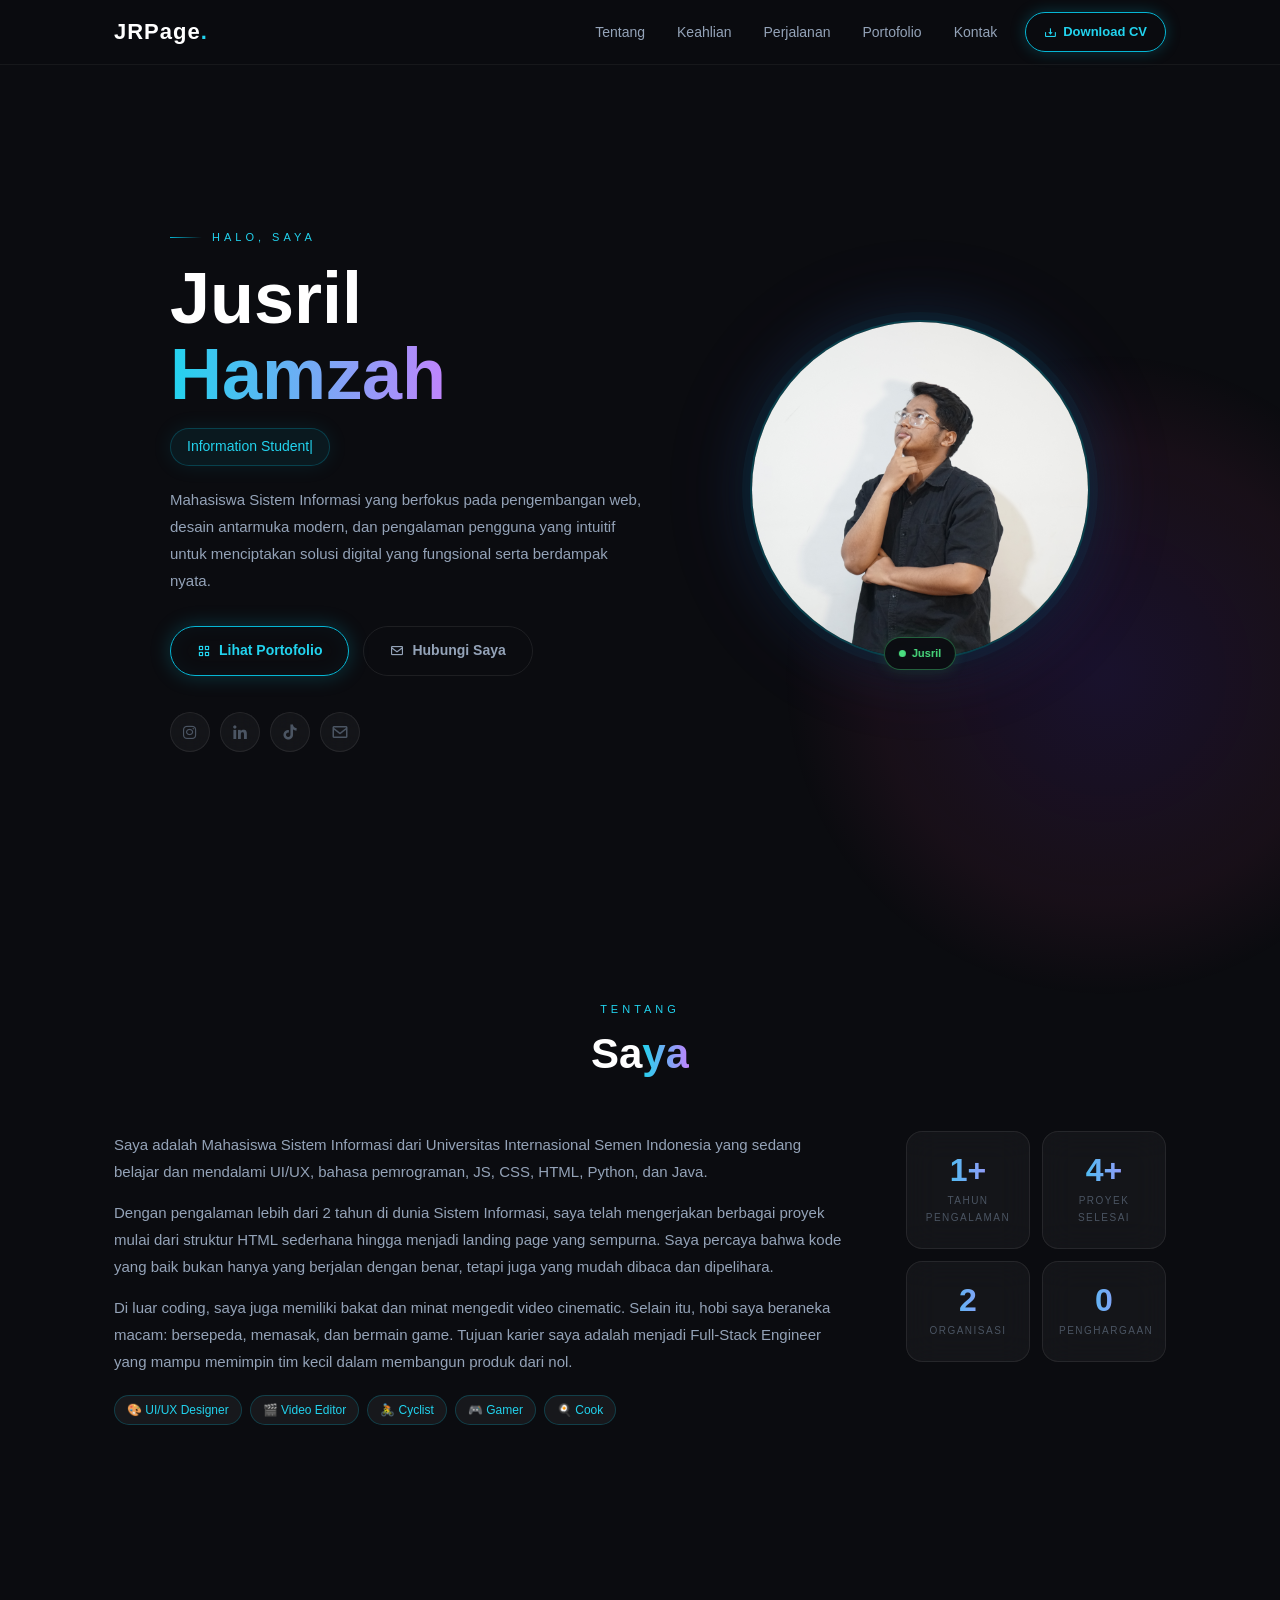
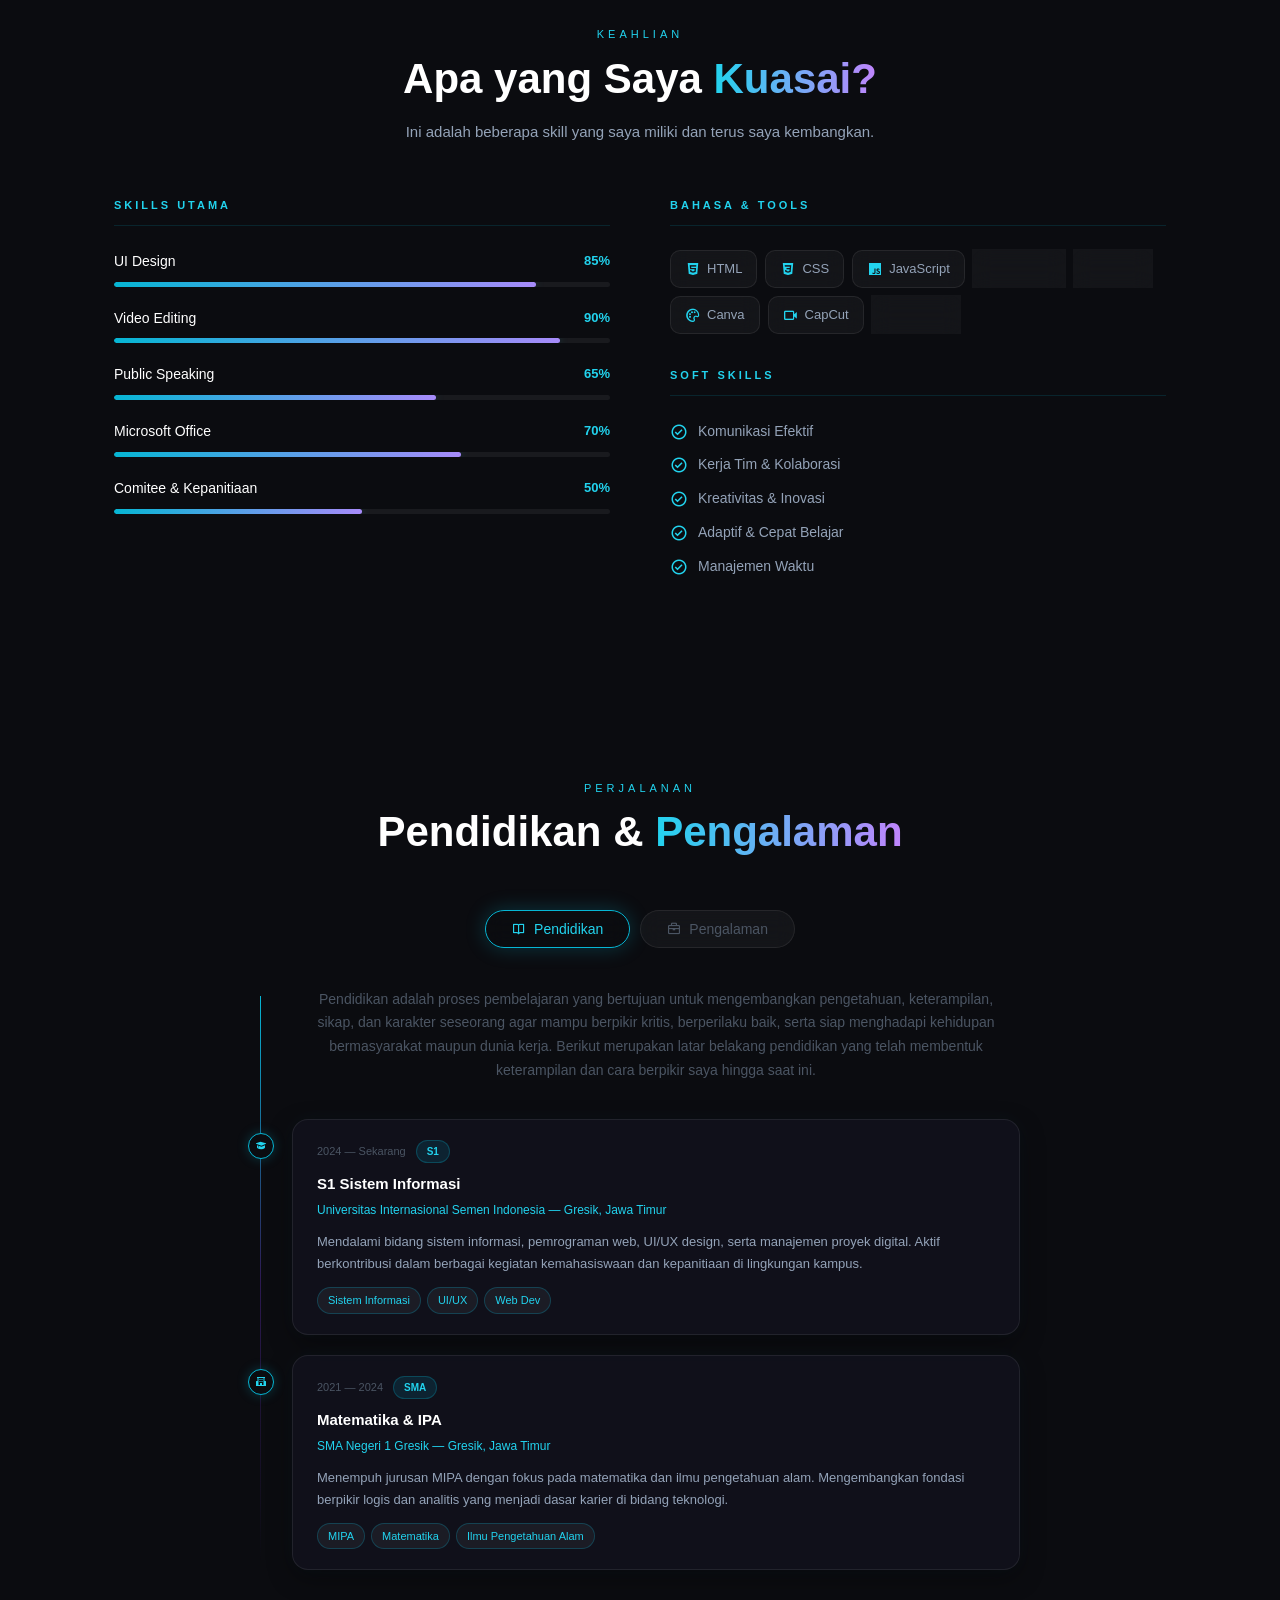
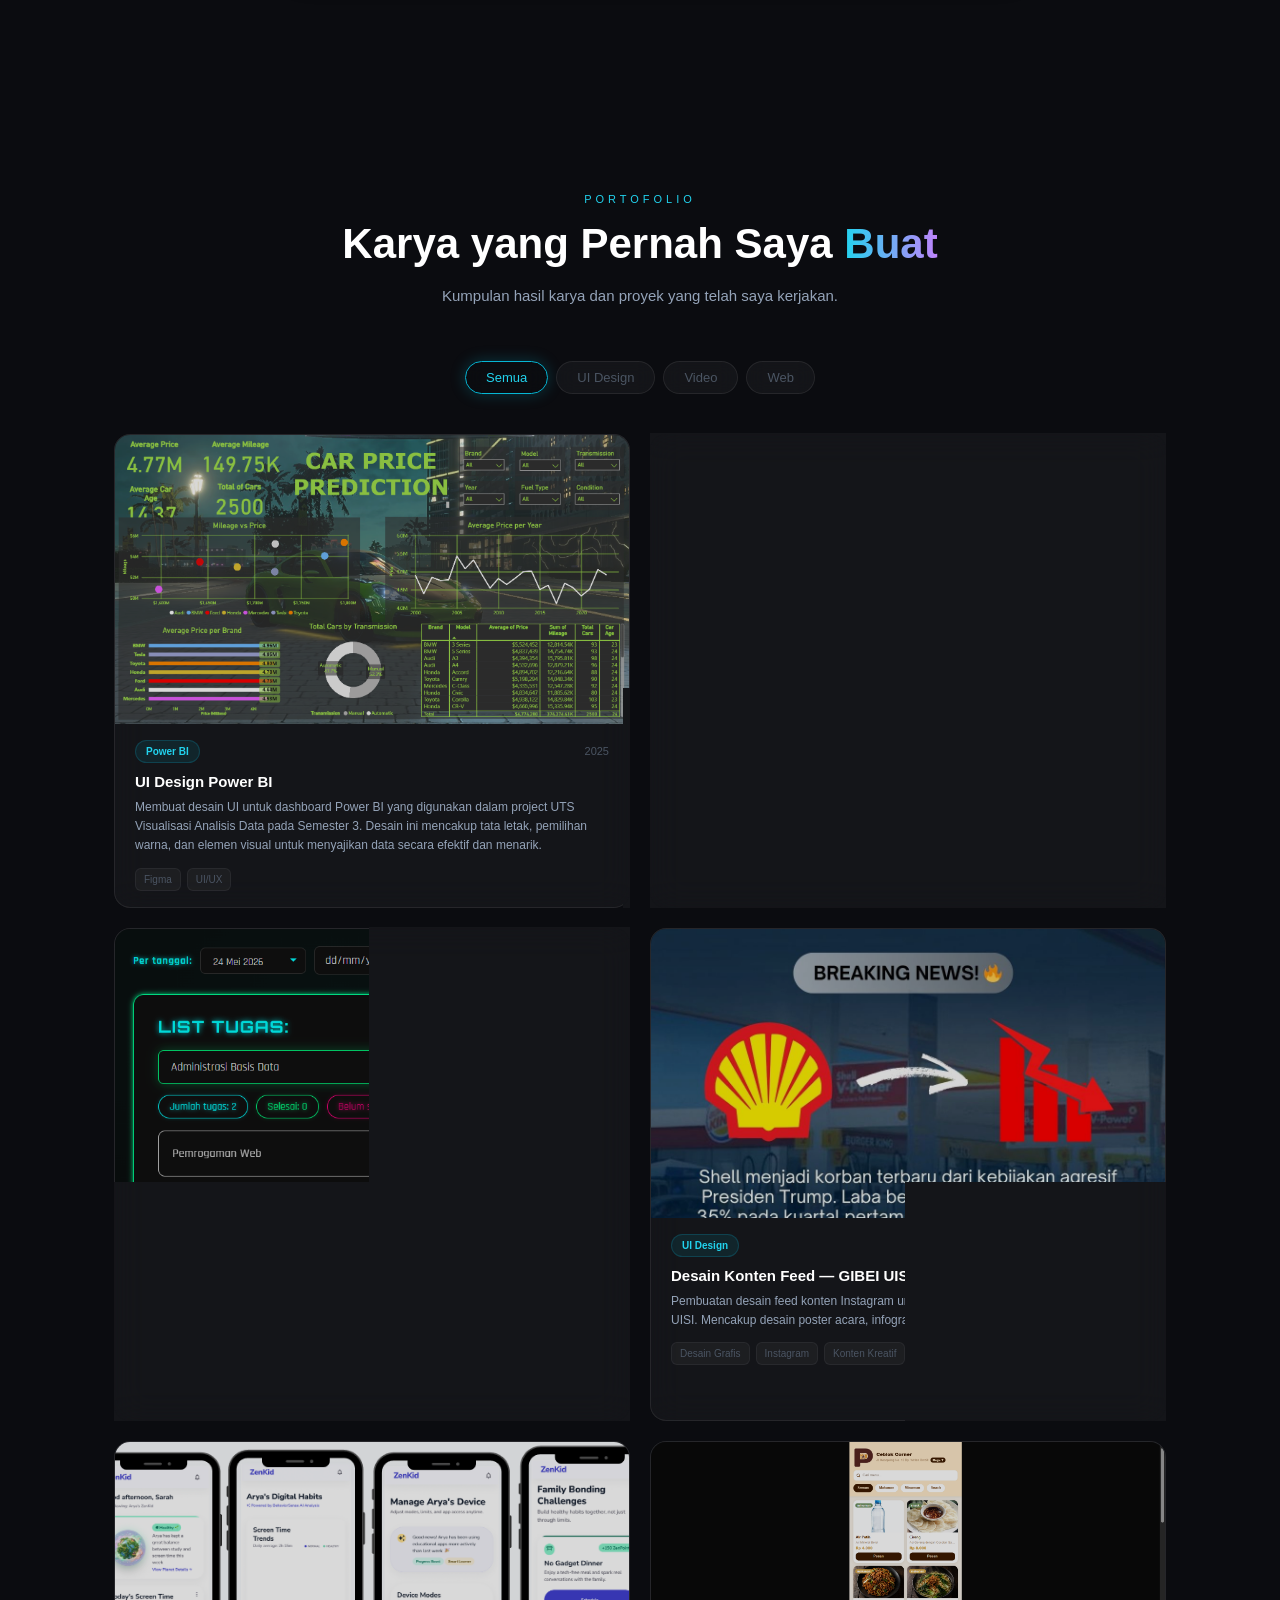
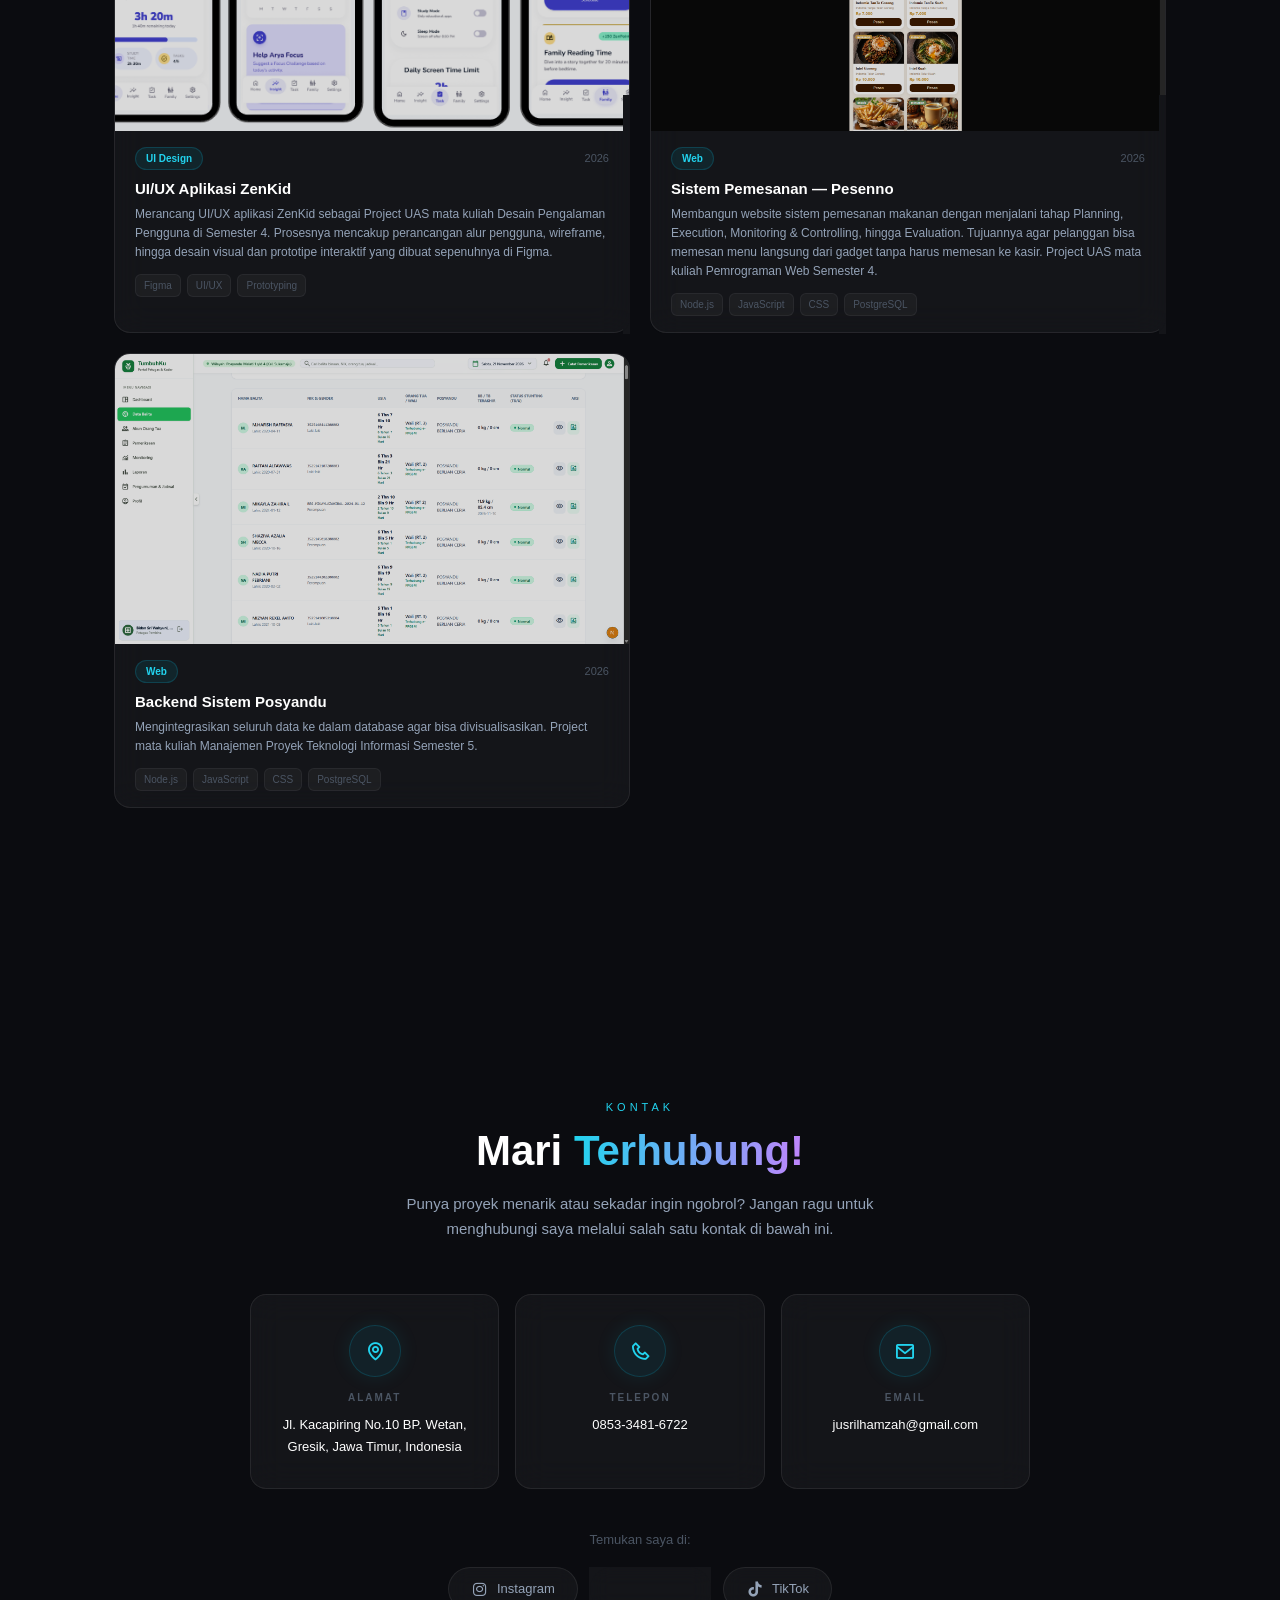
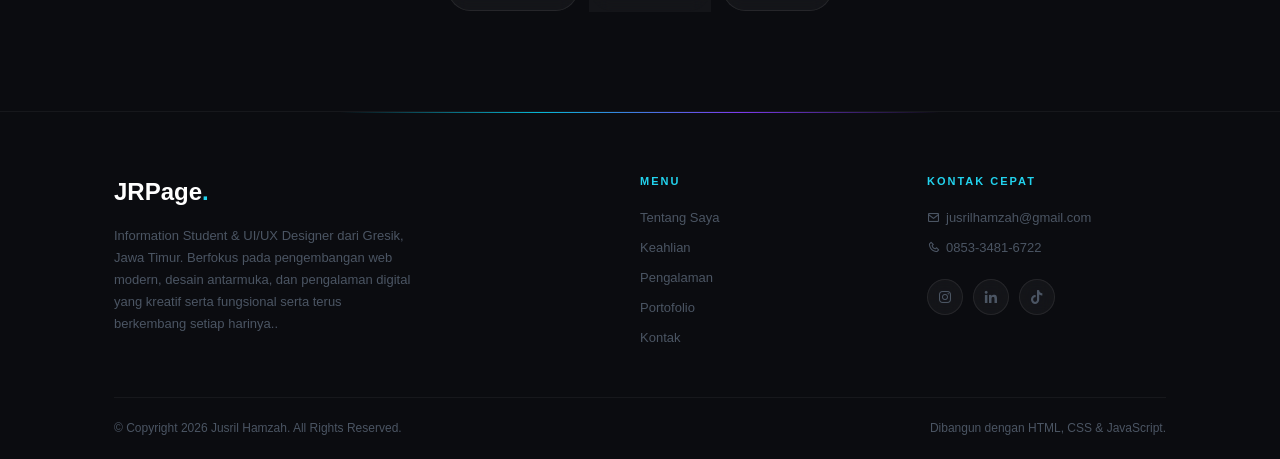
<file: index.html>
<!DOCTYPE html>
<html lang="id">
<head>
  <meta charset="UTF-8" />
  <meta name="viewport" content="width=device-width, initial-scale=1.0" />
  <meta name="description" content="Portofolio CV - Jusril Hamzah | Information Student & UI/UX Designer" />
  <title>Jusril Hamzah — Information Student &amp; UI/UX Designer</title>

  <!-- Google Fonts -->
  <link rel="preconnect" href="https://fonts.googleapis.com" />
  <link rel="preconnect" href="https://fonts.gstatic.com" crossorigin />
  <link
    href="https://fonts.googleapis.com/css2?family=Syne:wght@400;600;700;800&family=DM+Sans:ital,wght@0,300;0,400;0,500;1,300&display=swap"
    rel="stylesheet"
  />

  <!-- Boxicons -->
  <link href="https://unpkg.com/boxicons@2.1.4/css/boxicons.min.css" rel="stylesheet" />
  
  <!-- Font Awesome -->
  <link rel="stylesheet"
    href="https://cdnjs.cloudflare.com/ajax/libs/font-awesome/6.5.1/css/all.min.css">

  <!-- CSS (akan diisi nanti) -->
  <link rel="stylesheet" href="portofolio-page.css" />
</head>

<body>

  <!-- ============================================================
       NAVBAR
  ============================================================ -->
  <header id="navbar">
    <nav class="nav-container">
      <a href="#hero" class="nav-logo">JRPage<span class="dot">.</span></a>

      <button class="nav-toggle" id="navToggle" aria-label="Buka menu navigasi" aria-expanded="false">
        <span class="hamburger-line"></span>
        <span class="hamburger-line"></span>
        <span class="hamburger-line"></span>
      </button>

      <ul class="nav-links" id="navLinks">
        <li><a href="#about"      class="nav-link">Tentang</a></li>
        <li><a href="#skills"     class="nav-link">Keahlian</a></li>
        <li><a href="#experience" class="nav-link">Perjalanan</a></li>
        <li><a href="#portfolio"  class="nav-link">Portofolio</a></li>
        <li><a href="#contact"    class="nav-link">Kontak</a></li>
        <li>
          <a href="Curiculum Vitae Jusril Hamzah (3022410049) (baru).pdf" class="nav-cta" download>
            <i class="bx bx-download"></i> Download CV
          </a>
        </li>
      </ul>
    </nav>
  </header>


  <main>

    <!-- ============================================================
         SECTION 1 — HERO
    ============================================================ -->
    <section id="hero" class="section-hero">
      <div class="hero-content">

        <div class="hero-text">
          <p class="hero-eyebrow">Halo, saya</p>
          <h1 class="hero-name">Jusril <br /><span class="highlight">Hamzah</span></h1>
          <p class="hero-tagline">Information Student</p>
          <p class="hero-description">
            Mahasiswa Sistem Informasi yang berfokus pada pengembangan web, desain antarmuka modern, 
            dan pengalaman pengguna yang intuitif untuk menciptakan 
            solusi digital yang fungsional serta berdampak nyata.
          </p>

          <div class="hero-actions">
            <a href="#portfolio" class="btn btn-primary">
              <i class="bx bx-grid-alt"></i> Lihat Portofolio
            </a>
            <a href="#contact" class="btn btn-secondary">
              <i class="bx bx-envelope"></i> Hubungi Saya
            </a>
          </div>

          <div class="hero-social">
            <a href="https://instagram.com/justreal_46" target="_blank" rel="noopener noreferrer" aria-label="Instagram">
              <i class="bx bxl-instagram"></i>
            </a>
            <a href="https://www.linkedin.com/in/Jusril Hamzah" target="_blank" rel="noopener noreferrer" aria-label="LinkedIn">
              <i class="bx bxl-linkedin"></i>
            </a>
            <a href="https://tiktok.com/@rilllontiktok" target="_blank" rel="noopener noreferrer" aria-label="TikTok">
              <i class="bx bxl-tiktok"></i>
            </a>
            <a href="mailto:jusrilhamzah@gmail.com" aria-label="Email">
              <i class="bx bx-envelope"></i>
            </a>
          </div>
        </div>

        <div class="hero-image-wrapper">
          <div class="hero-image-frame">
            <!-- Ganti src dengan foto asli kamu -->
            <img
              src="DSC09480.JPG"
              alt="Foto profil Jusril Hamzah"
              class="hero-photo"
              width="400"
              height="400"
            />
          </div>
          <div class="hero-badge">
            <span class="badge-dot"></span>
            <span>Jusril</span>
          </div>
        </div>

      </div>
    </section>


    <!-- ============================================================
         SECTION 2 — TENTANG SAYA
    ============================================================ -->
    <section id="about" class="section-about">
      <div class="container">

        <div class="section-header">
          <p class="section-label">Tentang</p>
          <h2 class="section-title">Sa<span class="highlight">ya</span></h2>
        </div>

        <div class="about-grid">

          <div class="about-text">
            <p class="about-lead">
              Saya adalah Mahasiswa Sistem Informasi dari Universitas Internasional
              Semen Indonesia yang sedang belajar dan mendalami UI/UX, bahasa
              pemrograman, JS, CSS, HTML, Python, dan Java.
            </p>
            <p>
              Dengan pengalaman lebih dari 2 tahun di dunia Sistem Informasi, saya
              telah mengerjakan berbagai proyek mulai dari struktur HTML sederhana
              hingga menjadi landing page yang sempurna. Saya percaya bahwa kode yang
              baik bukan hanya yang berjalan dengan benar, tetapi juga yang mudah
              dibaca dan dipelihara.
            </p>
            <p>
              Di luar coding, saya juga memiliki bakat dan minat mengedit video
              cinematic. Selain itu, hobi saya beraneka macam: bersepeda, memasak,
              dan bermain game. Tujuan karier saya adalah menjadi Full-Stack Engineer
              yang mampu memimpin tim kecil dalam membangun produk dari nol.
            </p>

            <div class="about-tags">
              <span class="tag">🎨 UI/UX Designer</span>
              <span class="tag">🎬 Video Editor</span>
              <span class="tag">🚴 Cyclist</span>
              <span class="tag">🎮 Gamer</span>
              <span class="tag">🍳 Cook</span>
            </div>
          </div>

          <div class="about-stats">
            <div class="stat-card">
              <span class="stat-number">2+</span>
              <span class="stat-label">Tahun Pengalaman</span>
            </div>
            <div class="stat-card">
              <span class="stat-number">5+</span>
              <span class="stat-label">Proyek Selesai</span>
            </div>
            <div class="stat-card">
              <span class="stat-number">3</span>
              <span class="stat-label">Organisasi</span>
            </div>
            <div class="stat-card">
              <span class="stat-number">1</span>
              <span class="stat-label">Penghargaan</span>
            </div>
          </div>

        </div>
      </div>
    </section>


    <!-- ============================================================
         SECTION 3 — KEAHLIAN
    ============================================================ -->
    <section id="skills" class="section-skills">
      <div class="container">

        <div class="section-header">
          <p class="section-label">Keahlian</p>
          <h2 class="section-title">Apa yang Saya <span class="highlight">Kuasai?</span></h2>
          <p class="section-subtitle">Ini adalah beberapa skill yang saya miliki dan terus saya kembangkan.</p>
        </div>

        <div class="skills-grid">

          <!-- Kolom 1: Skills dengan progress bar -->
          <div class="skills-column">
            <h3 class="skills-category">Skills Utama</h3>

            <div class="skill-item">
              <div class="skill-info">
                <span class="skill-name">UI Design</span>
                <span class="skill-percent">80%</span>
              </div>
              <div class="skill-bar">
                <div class="skill-bar-fill" data-width="85" role="progressbar" aria-valuenow="70" aria-valuemin="0" aria-valuemax="100"></div>
              </div>
            </div>

            <div class="skill-item">
              <div class="skill-info">
                <span class="skill-name">Video Editing</span>
                <span class="skill-percent">90%</span>
              </div>
              <div class="skill-bar">
                <div class="skill-bar-fill" data-width="90%" role="progressbar" aria-valuenow="90" aria-valuemin="0" aria-valuemax="100"></div>
              </div>
            </div>

            <div class="skill-item">
              <div class="skill-info">
                <span class="skill-name">Public Speaking</span>
                <span class="skill-percent">65%</span>
              </div>
              <div class="skill-bar">
                <div class="skill-bar-fill" data-width="65" role="progressbar" aria-valuenow="65" aria-valuemin="0" aria-valuemax="100"></div>
              </div>
            </div>

            <div class="skill-item">
              <div class="skill-info">
                <span class="skill-name">Microsoft Office</span>
                <span class="skill-percent">70%</span>
              </div>
              <div class="skill-bar">
                <div class="skill-bar-fill" data-width="70" role="progressbar" aria-valuenow="70" aria-valuemin="0" aria-valuemax="100"></div>
              </div>
            </div>

            <div class="skill-item">
              <div class="skill-info">
                <span class="skill-name">Comitee &amp; Kepanitiaan</span>
                <span class="skill-percent">50%</span>
              </div>
              <div class="skill-bar">
                <div class="skill-bar-fill" data-width="50" role="progressbar" aria-valuenow="50" aria-valuemin="0" aria-valuemax="100"></div>
              </div>
            </div>

          </div><!-- /skills-column -->

          <!-- Kolom 2: Tools & Bahasa Pemrograman -->
          <div class="skills-column">
            <h3 class="skills-category">Bahasa &amp; Tools</h3>

            <div class="tools-grid">
              <div class="tool-chip">
                <i class="bx bxl-html5"></i>
                <span>HTML</span>
              </div>
              <div class="tool-chip">
                <i class="bx bxl-css3"></i>
                <span>CSS</span>
              </div>
              <div class="tool-chip">
                <i class="bx bxl-javascript"></i>
                <span>JavaScript</span>
              </div>
              <div class="tool-chip">
                <i class="bx bxl-python"></i>
                <span>Python</span>
              </div>
              <div class="tool-chip">
                <i class="bx bxl-java"></i>
                <span>Java</span>
              </div>
              <div class="tool-chip">
                <i class="bx bx-palette"></i>
                <span>Canva</span>
              </div>
              <div class="tool-chip">
                <i class="bx bx-video"></i>
                <span>CapCut</span>
              </div>
              <div class="tool-chip">
                <i class="bx bxl-tiktok"></i>
                <span>TikTok</span>
              </div>
            </div>

            <h3 class="skills-category" style="margin-top: 2rem;">Soft Skills</h3>

            <div class="soft-skills-list">
              <div class="soft-skill">
                <i class="bx bx-check-circle"></i>
                <span>Komunikasi Efektif</span>
              </div>
              <div class="soft-skill">
                <i class="bx bx-check-circle"></i>
                <span>Kerja Tim &amp; Kolaborasi</span>
              </div>
              <div class="soft-skill">
                <i class="bx bx-check-circle"></i>
                <span>Kreativitas &amp; Inovasi</span>
              </div>
              <div class="soft-skill">
                <i class="bx bx-check-circle"></i>
                <span>Adaptif &amp; Cepat Belajar</span>
              </div>
              <div class="soft-skill">
                <i class="bx bx-check-circle"></i>
                <span>Manajemen Waktu</span>
              </div>
            </div>

          </div><!-- /skills-column -->

        </div><!-- /skills-grid -->

      </div>
    </section>


    <!-- ============================================================
         SECTION 4 — PENDIDIKAN & PENGALAMAN
    ============================================================ -->
    <section id="experience" class="section-experience">
      <div class="container">

        <div class="section-header">
          <p class="section-label">Perjalanan</p>
          <h2 class="section-title">Pendidikan &amp; <span class="highlight">Pengalaman</span></h2>
        </div>

        <!-- Tab switcher -->
        <div class="timeline-tabs" role="tablist">
          <button class="tab-btn active" role="tab" aria-selected="true"  aria-controls="tab-education" id="btn-education" data-tab="education">
            <i class="bx bx-book-open"></i> Pendidikan
          </button>
          <button class="tab-btn"        role="tab" aria-selected="false" aria-controls="tab-work"      id="btn-work"      data-tab="work">
            <i class="bx bx-briefcase"></i> Pengalaman
          </button>
        </div>

        <!-- ---- PENDIDIKAN ---- -->
        <div class="timeline" id="tab-education" role="tabpanel" aria-labelledby="btn-education">

          <div class="timeline-intro">
            <p>
              Pendidikan adalah proses pembelajaran yang bertujuan untuk mengembangkan
              pengetahuan, keterampilan, sikap, dan karakter seseorang agar mampu
              berpikir kritis, berperilaku baik, serta siap menghadapi kehidupan
              bermasyarakat maupun dunia kerja. Berikut merupakan latar belakang
              pendidikan yang telah membentuk keterampilan dan cara berpikir saya
              hingga saat ini.
            </p>
          </div>

          <div class="timeline-item">
            <div class="timeline-marker">
              <i class="bx bxs-graduation"></i>
            </div>
            <div class="timeline-card">
              <div class="timeline-meta">
                <span class="timeline-period">2024 — Sekarang</span>
                <span class="timeline-badge badge-edu">S1</span>
              </div>
              <h3 class="timeline-title">S1 Sistem Informasi</h3>
              <p class="timeline-place">Universitas Internasional Semen Indonesia — Gresik, Jawa Timur</p>
              <p class="timeline-desc">
                Mendalami bidang sistem informasi, pemrograman web, UI/UX design,
                serta manajemen proyek digital. Aktif berkontribusi dalam berbagai
                kegiatan kemahasiswaan dan kepanitiaan di lingkungan kampus.
              </p>
              <div class="timeline-tags">
                <span class="tag">Sistem Informasi</span>
                <span class="tag">UI/UX</span>
                <span class="tag">Web Dev</span>
              </div>
            </div>
          </div>

          <div class="timeline-item">
            <div class="timeline-marker">
              <i class="bx bxs-school"></i>
            </div>
            <div class="timeline-card">
              <div class="timeline-meta">
                <span class="timeline-period">2021 — 2024</span>
                <span class="timeline-badge badge-edu">SMA</span>
              </div>
              <h3 class="timeline-title">Matematika &amp; IPA</h3>
              <p class="timeline-place">SMA Negeri 1 Gresik — Gresik, Jawa Timur</p>
              <p class="timeline-desc">
                Menempuh jurusan MIPA dengan fokus pada matematika dan ilmu pengetahuan alam.
                Mengembangkan fondasi berpikir logis dan analitis yang menjadi dasar
                karier di bidang teknologi.
              </p>
              <div class="timeline-tags">
                <span class="tag">MIPA</span>
                <span class="tag">Matematika</span>
                <span class="tag">Ilmu Pengetahuan Alam</span>
              </div>
            </div>
          </div>

        </div><!-- /tab-education -->

        <!-- ---- PENGALAMAN ---- -->
        <div class="timeline hidden" id="tab-work" role="tabpanel" aria-labelledby="btn-work">

          <div class="timeline-intro">
            <p>
              Berikut adalah beberapa pengalaman dan peran yang telah saya jalani,
              yang mencerminkan komitmen, keterampilan, dan semangat saya di bidang ini.
            </p>
          </div>

          <!-- WORK -->
          <div class="timeline-group-label">💼 Pengalaman</div>

          <div class="timeline-item">
            <div class="timeline-marker">
              <i class="bx bxl-tiktok"></i>
            </div>
            <div class="timeline-card">
              <div class="timeline-meta">
                <span class="timeline-period">2021 — Sekarang</span>
                <span class="timeline-badge badge-work">Content Creator</span>
              </div>
              <h3 class="timeline-title">Content Creator — Rill (@rilllontiktok)</h3>
              <p class="timeline-place">TikTok · Creator</p>
              <p class="timeline-desc">
                <strong>2020 – 2025:</strong> Aktif membuat konten tentang Game Mobile
                Legend Bang Bang, mulai dari gameplay, kolaborasi, meraih rank tinggi,
                hingga mendapat lencana hero tingkat kabupaten.<br /><br />
                <strong>2025 – Sekarang:</strong> Beralih ke konten Game NFS Heat,
                fokus membuat video cinematic — baik secara individu maupun berkolaborasi
                dengan teman-teman kreator lain.
              </p>
              <div class="timeline-tags">
                <span class="tag">TikTok</span>
                <span class="tag">Video Editing</span>
                <span class="tag">Cinematic</span>
                <span class="tag">Gaming</span>
              </div>
            </div>
          </div>

          <!-- ORGANIZATION -->
          <div class="timeline-group-label">🏛️ Organisasi</div>

          <div class="timeline-item">
            <div class="timeline-marker">
              <i class="bx bxs-bar-chart-alt-2"></i>
            </div>
            <div class="timeline-card">
              <div class="timeline-meta">
                <span class="timeline-period">2024 — 2025</span>
                <span class="timeline-badge badge-org">Staff Magang</span>
              </div>
              <h3 class="timeline-title">Staff Magang Divisi Multimedia</h3>
              <p class="timeline-place">Galeri Investasi BEI — UISI, Gresik, Jawa Timur</p>
              <p class="timeline-desc">
                Aktif membuat desain feed konten dan mengunggahnya ke Instagram resmi GIBEI.
                Mendokumentasikan setiap acara dan kegiatan di Galeri Investasi Bursa
                Efek Indonesia cabang UISI dalam bentuk foto.
              </p>
              <div class="timeline-tags">
                <span class="tag">Desain Grafis</span>
                <span class="tag">Instagram</span>
                <span class="tag">Dokumentasi</span>
              </div>
            </div>
          </div>

          <!-- COMMITTEE -->
          <div class="timeline-group-label">📋 Kepanitiaan</div>

          <div class="timeline-item">
            <div class="timeline-marker">
              <i class="bx bxs-wrench"></i>
            </div>
            <div class="timeline-card">
              <div class="timeline-meta">
                <span class="timeline-period">2025</span>
                <span class="timeline-badge badge-org">Panitia</span>
              </div>
              <h3 class="timeline-title">Divisi Perlengkapan — Vision Beyond Sistem Informasi 2025</h3>
              <p class="timeline-place">UISI, Gresik, Jawa Timur</p>
              <p class="timeline-desc">
                Bertugas sebagai operator acara, menyusun, menata, dan merapikan
                barang serta alat sebagai persiapan pelaksanaan Vision Beyond
                Sistem Informasi 2025.
              </p>
              <div class="timeline-tags">
                <span class="tag">Event Organizer</span>
                <span class="tag">Operator</span>
              </div>
            </div>
          </div>

          <div class="timeline-item">
            <div class="timeline-marker">
              <i class="bx bxs-user-voice"></i>
            </div>
            <div class="timeline-card">
              <div class="timeline-meta">
                <span class="timeline-period">2025 — 2026</span>
                <span class="timeline-badge badge-org">Mentor</span>
              </div>
              <h3 class="timeline-title">Mentor — Panitia Mentoring LDK</h3>
              <p class="timeline-place">UISI, Gresik, Jawa Timur</p>
              <p class="timeline-desc">
                Menjadi mentor / pembimbing bagi mentee kelompok 31 dalam program
                Latihan Dasar Kepemimpinan (LDK). Membimbing, mendampingi, dan
                memotivasi anggota kelompok selama program berlangsung.
              </p>
              <div class="timeline-tags">
                <span class="tag">Mentoring</span>
                <span class="tag">Leadership</span>
                <span class="tag">LDK</span>
              </div>
              <a href="jusril hamzah.png" target="_blank" rel="noopener noreferrer" class="cert-link">
                <i class="bx bx-certification"></i> Lihat Sertifikat
              </a>
            </div>
          </div>

        </div><!-- /tab-work -->

      </div>
    </section>


    <!-- ============================================================
         SECTION 5 — PORTOFOLIO
    ============================================================ -->
    <section id="portfolio" class="section-portfolio">
      <div class="container">

        <div class="section-header">
          <p class="section-label">Portofolio</p>
          <h2 class="section-title">Karya yang Pernah Saya <span class="highlight">Buat</span></h2>
          <p class="section-subtitle">Kumpulan hasil karya dan proyek yang telah saya kerjakan.</p>
        </div>

        <!-- Filter Buttons -->
        <div class="portfolio-filters" role="group" aria-label="Filter proyek">
          <button class="filter-btn active" data-filter="all">Semua</button>
          <button class="filter-btn" data-filter="ui">UI Design</button>
          <button class="filter-btn" data-filter="video">Video</button>
          <button class="filter-btn" data-filter="web">Web</button>
        </div>

        <!-- Project Cards -->
        <div class="portfolio-grid">

          <!-- Card 1 -->
          <article class="project-card" data-category="ui">
            <div class="project-image-wrapper">
              <!-- Ganti dengan gambar karya kamu sendiri -->
              <img
                src="Screenshot 2026-05-24 125329.png"
                alt="Karya UI Design 1"
                class="project-image"
                loading="lazy"
                width="600"
                height="400"
              />
              <div class="project-overlay">
                <div class="project-overlay-content">
                  <a href="https://drive.google.com/file/d/1PxQpjwnbUaHXAqiUqPU-5rQ1Shl0pJ6E/view?usp=sharing" class="project-link-btn" target="_blank" rel="noopener noreferrer">
                    <i class="bx-bar-chart-alt-2"></i> Lihat di Power BI
                  </a>
                </div>
              </div>
            </div>
            <div class="project-info">
              <div class="project-meta">
                <span class="project-category-tag">Power BI</span>
                <span class="project-year">2025</span>
              </div>
              <h3 class="project-title">UI Design Power BI</h3>
              <p class="project-desc">
                Membuat desain UI untuk dashboard Power BI yang digunakan dalam project UTS Visualisasi Analisis Data
                pada Semester 3. Desain ini mencakup tata letak, pemilihan warna, dan elemen visual untuk menyajikan data secara efektif dan menarik.
              </p>
              <div class="project-stack">
                <span class="stack-tag">Figma</span>
                <span class="stack-tag">UI/UX</span>
              </div>
            </div>
          </article>

          <!-- Card 2 -->
          <article class="project-card" data-category="video">
            <div class="project-image-wrapper">
              <img
                src="ssheat.jpg"
                alt="Thumbnail video cinematic NFS Heat"
                class="project-image"
                loading="lazy"
                width="600"
                height="400"
              />
              <div class="project-overlay">
                <div class="project-overlay-content">
                  <a href="https://www.tiktok.com/@rilllontiktok/video/7622236638348922130?is_from_webapp=1&sender_device=pc&web_id=7499519658102375944" class="project-link-btn" target="_blank" rel="noopener noreferrer">
                    <i class="bx bxl-tiktok"></i> TikTok
                  </a>
                </div>
              </div>
            </div>
            <div class="project-info">
              <div class="project-meta">
                <span class="project-category-tag">Video</span>
                <span class="project-year">2025</span>
              </div>
              <h3 class="project-title">Video Cinematic — Video Game</h3>
              <p class="project-desc">
                Konten video cinematic game Need for Speed Heat yang dibuat secara
                individu maupun kolaborasi. Fokus pada sinematografi dalam game
                dan teknik editing yang memukau.
              </p>
              <div class="project-stack">
                <span class="stack-tag">Video Editing</span>
                <span class="stack-tag">Cinematic</span>
                <span class="stack-tag">NFS Heat</span>
              </div>
            </div>
          </article>

          <!-- Card 3 -->
          <article class="project-card" data-category="web">
            <div class="project-image-wrapper">
              <img
                src="Screenshot 2026-05-24 133308.png"
                alt="Proyek web landing page"
                class="project-image"
                loading="lazy"
                width="600"
                height="400"
              />
              <div class="project-overlay">
                <div class="project-overlay-content">
                  <a href="https://github.com/PW-2526/praktikum-4-jusrilhamzah/tree/137697892a19275b7f9b60cf3577d6f68024648c/Aktivitas%204%20Praktikum%204" class="project-link-btn" target="_blank" rel="noopener noreferrer">
                    <i class="bx bxl-github"></i> GitHub
                  </a>
                </div>
              </div>
            </div>
            <div class="project-info">
              <div class="project-meta">
                <span class="project-category-tag">Web</span>
                <span class="project-year">2024</span>
              </div>
              <h3 class="project-title">Task Manager — Pemrograman Web</h3>
              <p class="project-desc">
                Proyek Task Manager yang dibangun dengan HTML, CSS, dan JavaScript.
                Disini saya membuat project berupa Task Manager tentang Daftar tugas kuliah
                yang bisa menambahkan, mengedit, dan menghapus tugas. 
                Proyek ini merupakan bagian dari pembelajaran pemrograman web di semester 4. 
              </p>
              <div class="project-stack">
                <span class="stack-tag">HTML</span>
                <span class="stack-tag">CSS</span>
                <span class="stack-tag">JavaScript</span>
              </div>
            </div>
          </article>

          <!-- Card 4 — Desain feed GIBEI -->
          <article class="project-card" data-category="ui">
            <div class="project-image-wrapper">
              <img
                src="new feed gibei.jpg"
                alt="Desain feed Instagram GIBEI UISI"
                class="project-image"
                loading="lazy"
                width="600"
                height="400"
              />
              <div class="project-overlay">
                <div class="project-overlay-content">
                  <a href="https://www.instagram.com/p/DJCDVdTy_U4/?utm_source=ig_web_copy_link&igsh=MzRlODBiNWFlZA==" class="project-link-btn" target="_blank" rel="noopener noreferrer">
                    <i class="bx bxl-instagram"></i> Instagram GIBEI
                  </a>
                </div>
              </div>
            </div>
            <div class="project-info">
              <div class="project-meta">
                <span class="project-category-tag">UI Design</span>
                <span class="project-year">2024–2025</span>
              </div>
              <h3 class="project-title">Desain Konten Feed — GIBEI UISI</h3>
              <p class="project-desc">
                Pembuatan desain feed konten Instagram untuk Galeri Investasi Bursa
                Efek Indonesia di UISI. Mencakup desain poster acara, infografis
                investasi, dan dokumentasi kegiatan.
              </p>
              <div class="project-stack">
                <span class="stack-tag">Desain Grafis</span>
                <span class="stack-tag">Instagram</span>
                <span class="stack-tag">Konten Kreatif</span>
              </div>
            </div>
          </article>
          
                    <!-- Card 5 — UI/UX Aplikasi ZenKid -->
                    <article class="project-card" data-category="ui">
                      <div class="project-image-wrapper">
                        <!-- Ganti src dengan screenshot desain Figma ZenKid -->
                        <img
                          src="Screenshot 2026-11-21 100503.png"
                          alt="Desain UI/UX aplikasi ZenKid"
                          class="project-image"
                          loading="lazy"
                          width="600"
                          height="400"
                        />
                        <div class="project-overlay">
                          <div class="project-overlay-content">
                            <!-- Ganti href dengan link Figma kamu -->
                            <a href="https://www.figma.com/proto/qBHWOqLP74EAGhxLAoURLU/ZenKid-UI--BETA-?node-id=514-1641&t=dTAMlwerwmcV3m3M-1&starting-point-node-id=139%3A2" class="project-link-btn" target="_blank" rel="noopener noreferrer">
                              <i class="bx bxl-figma"></i> Lihat di Figma
                            </a>
                          </div>
                        </div>
                      </div>
                      <div class="project-info">
                        <div class="project-meta">
                          <span class="project-category-tag">UI Design</span>
                          <span class="project-year">2026</span>
                        </div>
                        <h3 class="project-title">UI/UX Aplikasi ZenKid</h3>
                        <p class="project-desc">
                          Merancang UI/UX aplikasi ZenKid sebagai Project UAS mata kuliah Desain Pengalaman
                          Pengguna di Semester 4. Prosesnya mencakup perancangan alur pengguna, wireframe,
                          hingga desain visual dan prototipe interaktif yang dibuat sepenuhnya di Figma.
                        </p>
                        <div class="project-stack">
                          <span class="stack-tag">Figma</span>
                          <span class="stack-tag">UI/UX</span>
                          <span class="stack-tag">Prototyping</span>
                        </div>
                      </div>
                    </article>
          
                    <!-- Card 6 — Web Sistem Pemesanan Pesenno -->
                      <article class="project-card" data-category="web">
                        <div class="project-image-wrapper">
                          <img
                            src="Screenshot (1260).png"
                            alt="Website sistem pemesanan makanan Pesenno"
                            class="project-image"
                            loading="lazy"
                            width="600"
                            height="400"
                          />
                          <div class="project-overlay">
                            <div class="project-overlay-content">
                              <a href="https://pesenno.web.id/" class="project-link-btn" target="_blank" rel="noopener noreferrer">
                                <i class="bx bx-globe"></i> Kunjungi Web
                              </a>
                            </div>
                          </div>
                        </div>
                      <div class="project-info">
                        <div class="project-meta">
                          <span class="project-category-tag">Web</span>
                          <span class="project-year">2026</span>
                        </div>
                        <h3 class="project-title">Sistem Pemesanan — Pesenno</h3>
                        <p class="project-desc">
                          Membangun website sistem pemesanan makanan dengan menjalani tahap Planning, Execution,
                          Monitoring &amp; Controlling, hingga Evaluation. Tujuannya agar pelanggan bisa memesan
                          menu langsung dari gadget tanpa harus memesan ke kasir. Project UAS mata kuliah
                          Pemrograman Web Semester 4.
                        </p>
                        <div class="project-stack">
                          <span class="stack-tag">Node.js</span>
                          <span class="stack-tag">JavaScript</span>
                          <span class="stack-tag">CSS</span>
                          <span class="stack-tag">PostgreSQL</span>
                        </div>
                      </div>
                    </article>
          
                    <!-- Card 7 — Backend Sistem Posyandu -->
                    <article class="project-card" data-category="web">
                      <div class="project-image-wrapper">
                        <img
                          src="Screenshot (1262).png"
                          alt="Backend dan database sistem Posyandu"
                          class="project-image"
                          loading="lazy"
                          width="600"
                          height="400"
                        />
                        <div class="project-overlay">
                          <div class="project-overlay-content">
                            <a href="Screenshot (1262).png" class="project-link-btn" target="_blank" rel="noopener noreferrer">
                              <i class="bx bx-image"></i> Lihat Gambar
                            </a>
                          </div>
                        </div>
                      </div>                      <div class="project-info">
                        <div class="project-meta">
                          <span class="project-category-tag">Web</span>
                          <span class="project-year">2026</span>
                        </div>
                        <h3 class="project-title">Backend Sistem Posyandu</h3>
                        <p class="project-desc">
                          Mengintegrasikan seluruh data ke dalam database agar bisa divisualisasikan.
                          Project mata kuliah Manajemen Proyek Teknologi Informasi Semester 5.
                        </p>
                        <div class="project-stack">
                          <span class="stack-tag">Node.js</span>
                          <span class="stack-tag">JavaScript</span>
                          <span class="stack-tag">CSS</span>
                          <span class="stack-tag">PostgreSQL</span>
                        </div>
                      </div>
                    </article>

        </div><!-- /portfolio-grid -->
        <div class="portfolio-more">
          <a href="https://instagram.com/justreal_46" target="_blank" rel="noopener noreferrer" class="btn btn-outline">
            <i class="bx bxl-instagram"></i> Lihat di Instagram
          </a>
          <a href="https://tiktok.com/@rilllontiktok" target="_blank" rel="noopener noreferrer" class="btn btn-outline">
            <i class="bx bxl-tiktok"></i> Lihat di TikTok
          </a>
        </div>

      </div>
    </section>


    <!-- ============================================================
         SECTION 6 — KONTAK
    ============================================================ -->
    <section id="contact" class="section-contact">
      <div class="container">

        <div class="section-header">
          <p class="section-label">Kontak</p>
          <h2 class="section-title">Mari <span class="highlight">Terhubung!</span></h2>
          <p class="section-subtitle">
            Punya proyek menarik atau sekadar ingin ngobrol? Jangan ragu untuk
            menghubungi saya melalui salah satu kontak di bawah ini.
          </p>
        </div>

        <div class="contact-cards">

          <div class="contact-card">
            <div class="contact-icon">
              <i class="bx bx-map"></i>
            </div>
            <span class="contact-label">Alamat</span>
            <span class="contact-value">Jl. Kacapiring No.10 BP. Wetan, Gresik, Jawa Timur, Indonesia</span>
          </div>

          <div class="contact-card">
            <div class="contact-icon">
              <i class="bx bx-phone"></i>
            </div>
            <span class="contact-label">Telepon</span>
            <a href="tel:123456789" class="contact-value">0853-3481-6722</a>
          </div>

          <div class="contact-card">
            <div class="contact-icon">
              <i class="bx bx-envelope"></i>
            </div>
            <span class="contact-label">Email</span>
            <a href="mailto:jusrilhamzah@gmail.com" class="contact-value">jusrilhamzah@gmail.com</a>
          </div>

        </div><!-- /contact-cards -->

        <div class="contact-social-center">
          <p class="contact-social-title">Temukan saya di:</p>
          <div class="social-links">
            <a href="https://instagram.com/justreal_46" target="_blank" rel="noopener noreferrer" class="social-link" aria-label="Instagram">
              <i class="bx bxl-instagram"></i>
              <span>Instagram</span>
            </a>
            <a href="https://www.linkedin.com/in/jusril-hamzah" target="_blank" rel="noopener noreferrer" class="social-link" aria-label="LinkedIn">
              <i class="bx bxl-linkedin"></i>
              <span>LinkedIn</span>
            </a>
            <a href="https://tiktok.com/@rilllontiktok" target="_blank" rel="noopener noreferrer" class="social-link" aria-label="TikTok">
              <i class="bx bxl-tiktok"></i>
              <span>TikTok</span>
            </a>
          </div>
        </div>

      </div>
    </section>

  </main>


  <!-- ============================================================
       FOOTER
  ============================================================ -->
  <footer id="footer">
    <div class="container">

      <div class="footer-grid">

        <div class="footer-brand">
          <a href="#hero" class="footer-logo">JRPage<span class="dot">.</span></a>
          <p class="footer-tagline">
            Information Student &amp; UI/UX Designer dari Gresik, Jawa Timur. 
            Berfokus pada pengembangan web modern, desain antarmuka, dan 
            pengalaman digital yang kreatif serta fungsional
            serta terus berkembang setiap harinya..
          </p>
        </div>

        <nav class="footer-nav" aria-label="Navigasi footer">
          <h4 class="footer-nav-title">Menu</h4>
          <ul>
            <li><a href="#about">Tentang Saya</a></li>
            <li><a href="#skills">Keahlian</a></li>
            <li><a href="#experience">Pengalaman</a></li>
            <li><a href="#portfolio">Portofolio</a></li>
            <li><a href="#contact">Kontak</a></li>
          </ul>
        </nav>

        <div class="footer-contact-quick">
          <h4 class="footer-nav-title">Kontak Cepat</h4>
          <ul>
            <li>
              <a href="mailto:jusrilhamzah@gmail.com">
                <i class="bx bx-envelope"></i> jusrilhamzah@gmail.com
              </a>
            </li>
            <li>
              <a href="tel:085334816722">
                <i class="bx bx-phone"></i> 0853-3481-6722
              </a>
            </li>
          </ul>

          <div class="footer-social">
            <a href="https://instagram.com/justreal_46" target="_blank" rel="noopener noreferrer" aria-label="Instagram">
              <i class="bx bxl-instagram"></i>
            </a>
            <a href="https://www.linkedin.com/in/jusril-hamzah" target="_blank" rel="noopener noreferrer" aria-label="LinkedIn">
              <i class="bx bxl-linkedin"></i>
            </a>
            <a href="https://tiktok.com/@rilllontiktok" target="_blank" rel="noopener noreferrer" aria-label="TikTok">
              <i class="bx bxl-tiktok"></i>
            </a>
          </div>
        </div>

      </div><!-- /footer-grid -->

      <div class="footer-bottom">
        <p class="footer-copy">
          &copy; Copyright <span id="currentYear">2025</span> Jusril Hamzah. All Rights Reserved.
        </p>
        <p class="footer-built">
          Dibangun dengan HTML, CSS &amp; JavaScript.
        </p>
      </div>

    </div>
  </footer>


  <!-- TOMBOL BACK TO TOP -->
  <button class="back-to-top" id="backToTop" aria-label="Kembali ke atas" title="Kembali ke atas">
    <i class="bx bx-chevron-up"></i>
  </button>

  <!-- JS (akan diisi nanti) -->
  <script src="portofolio-page.js"></script>

</body>
</html>
</file>
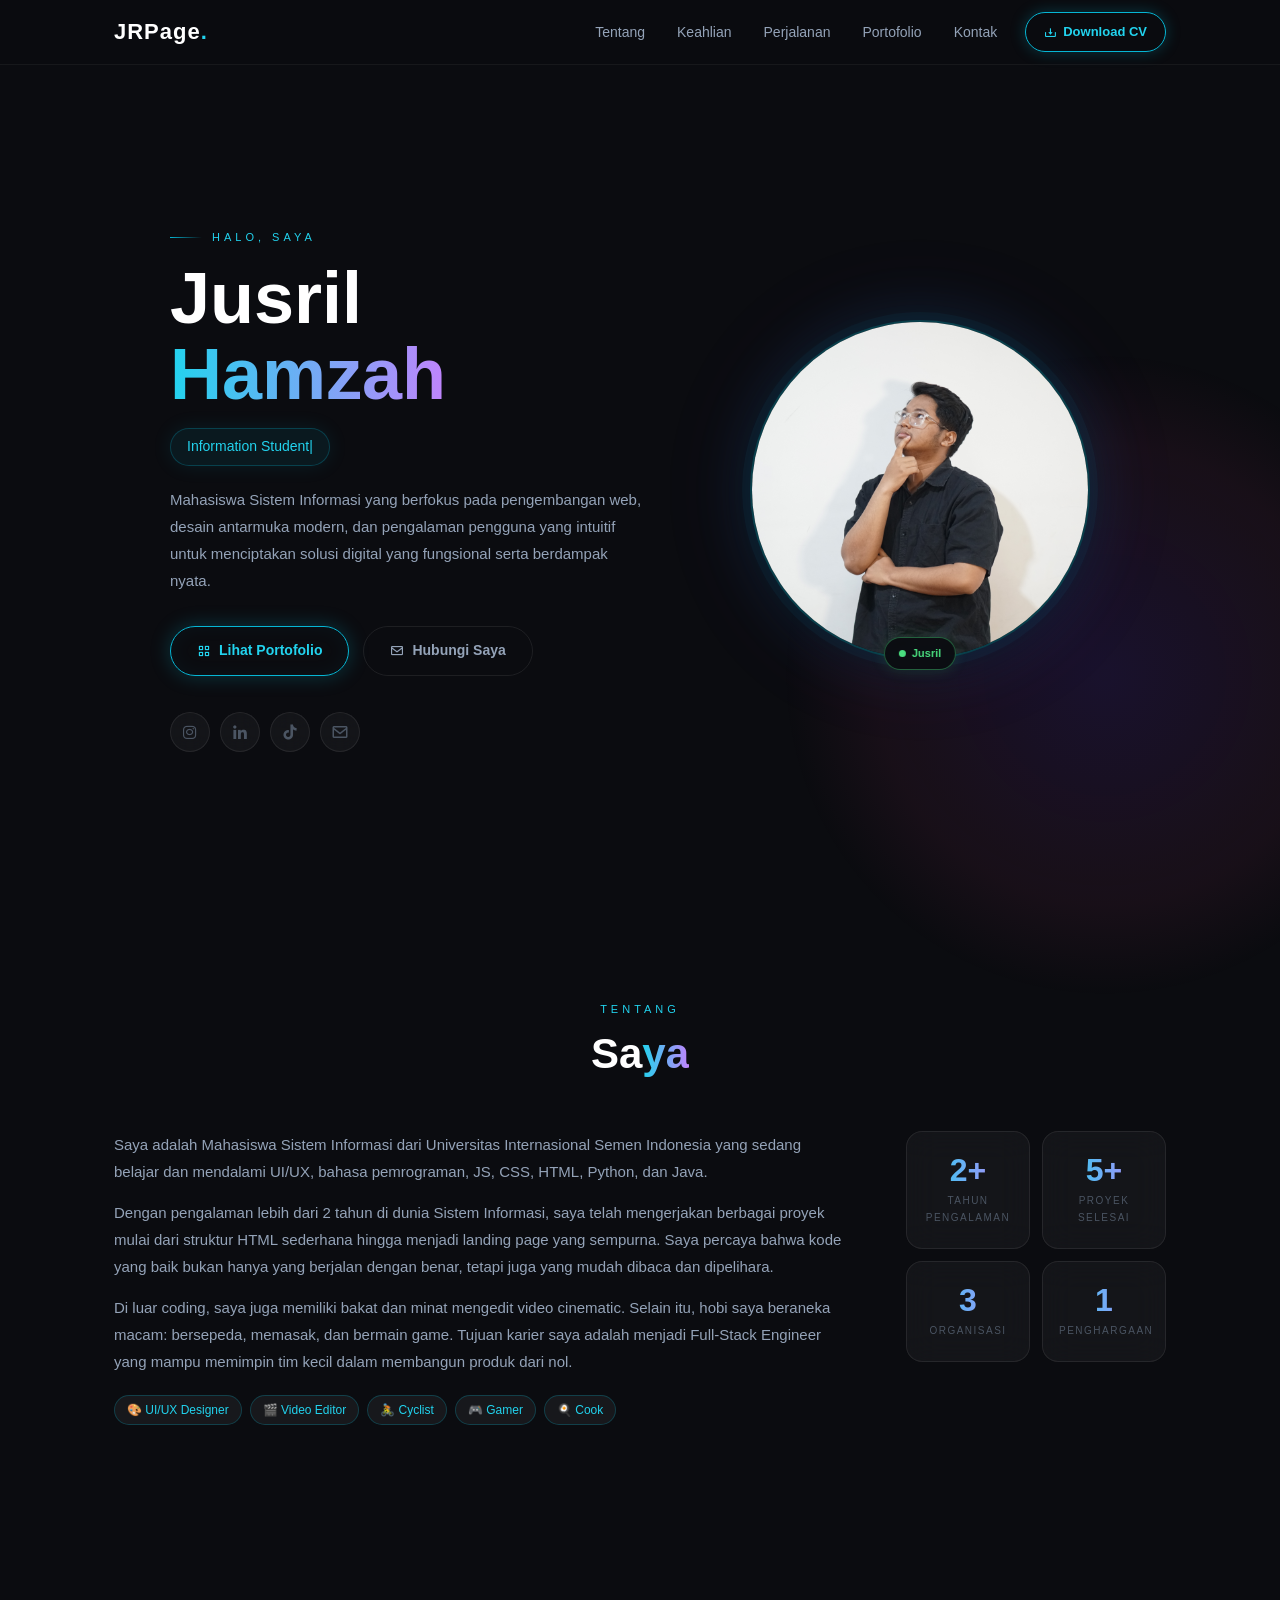
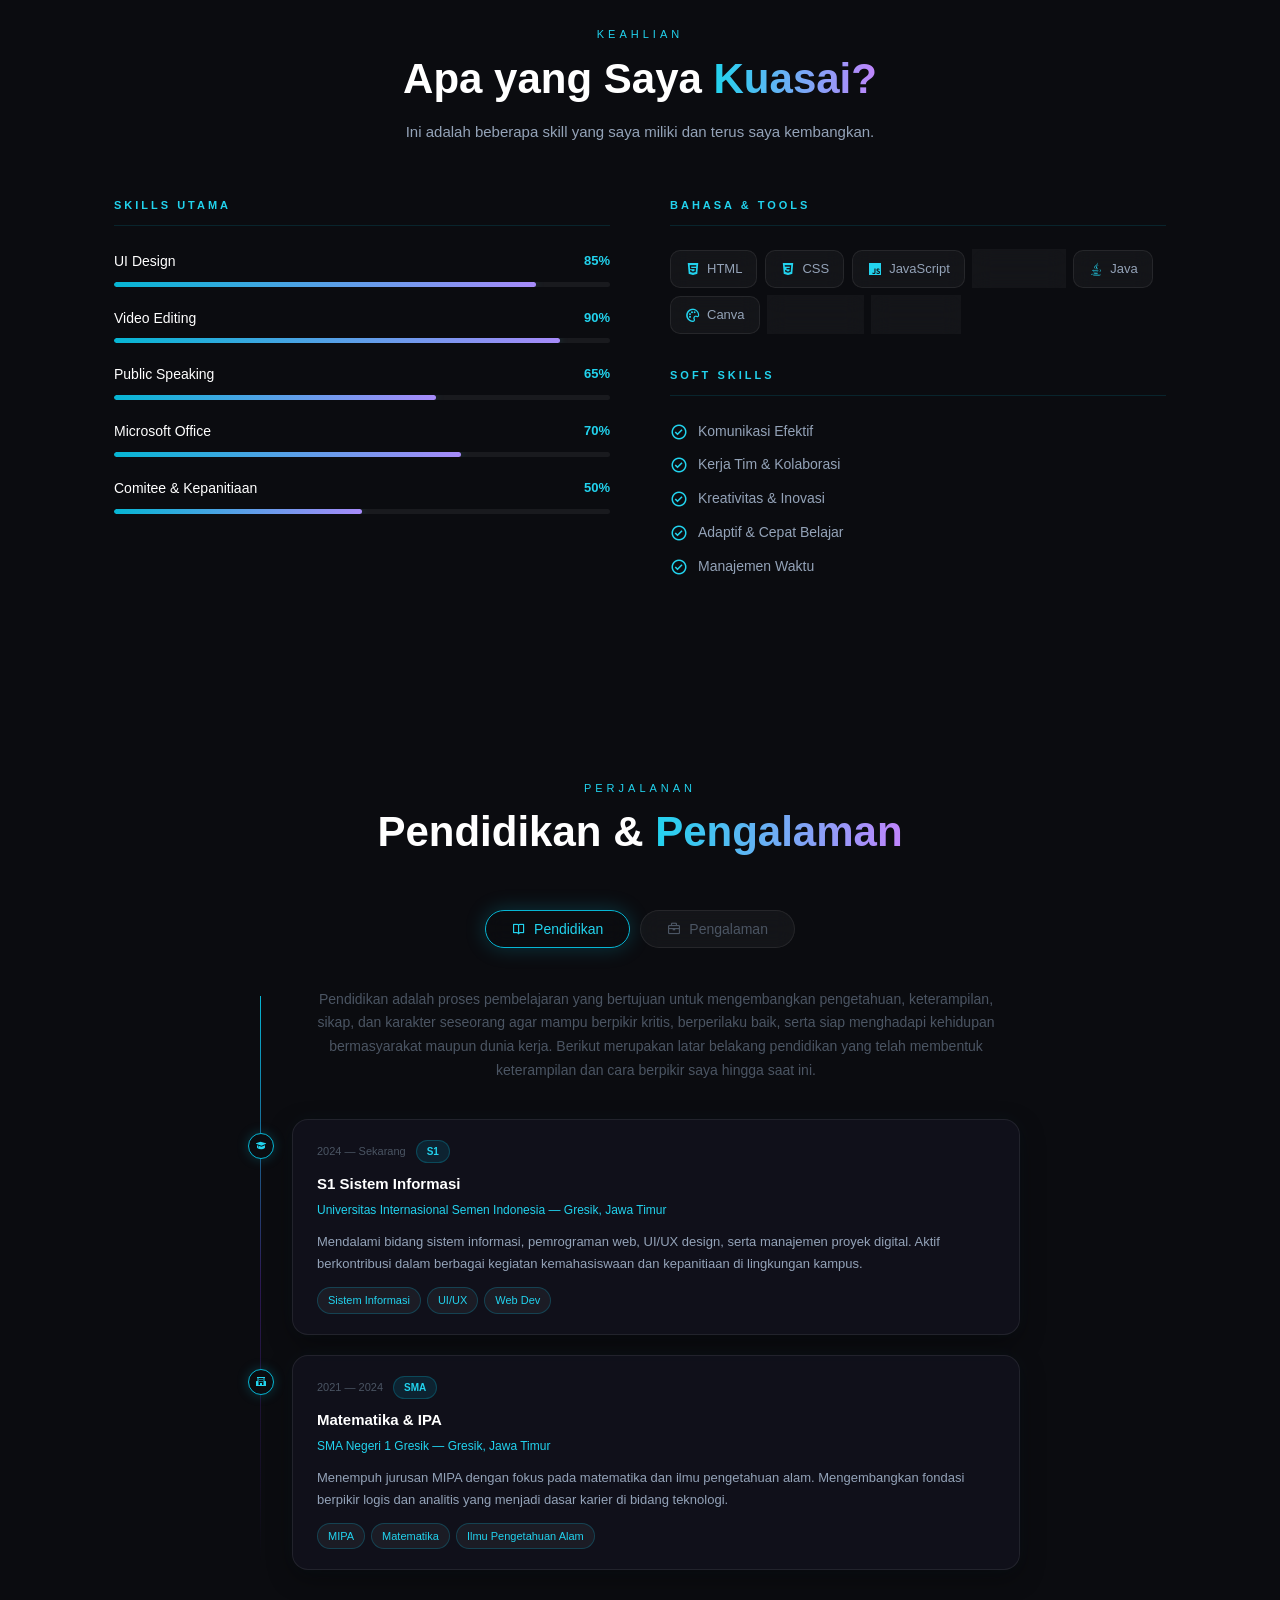
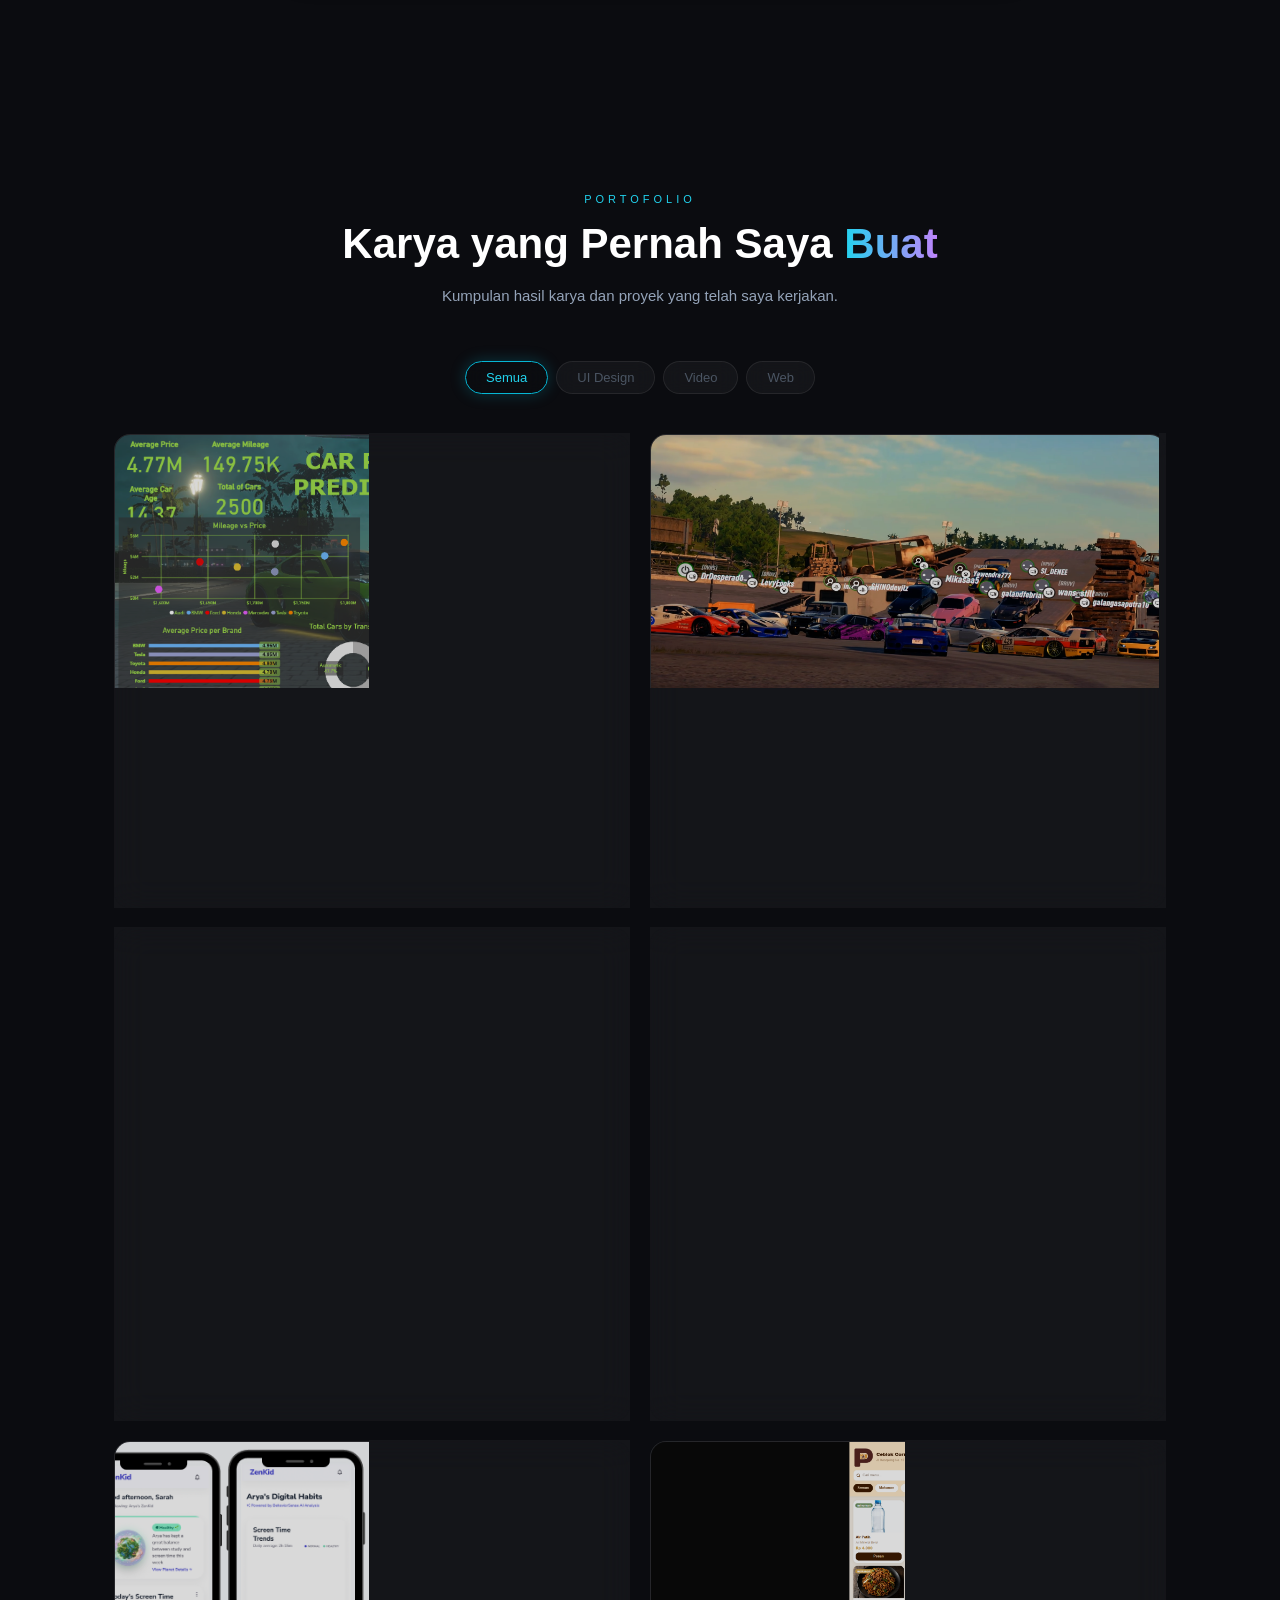
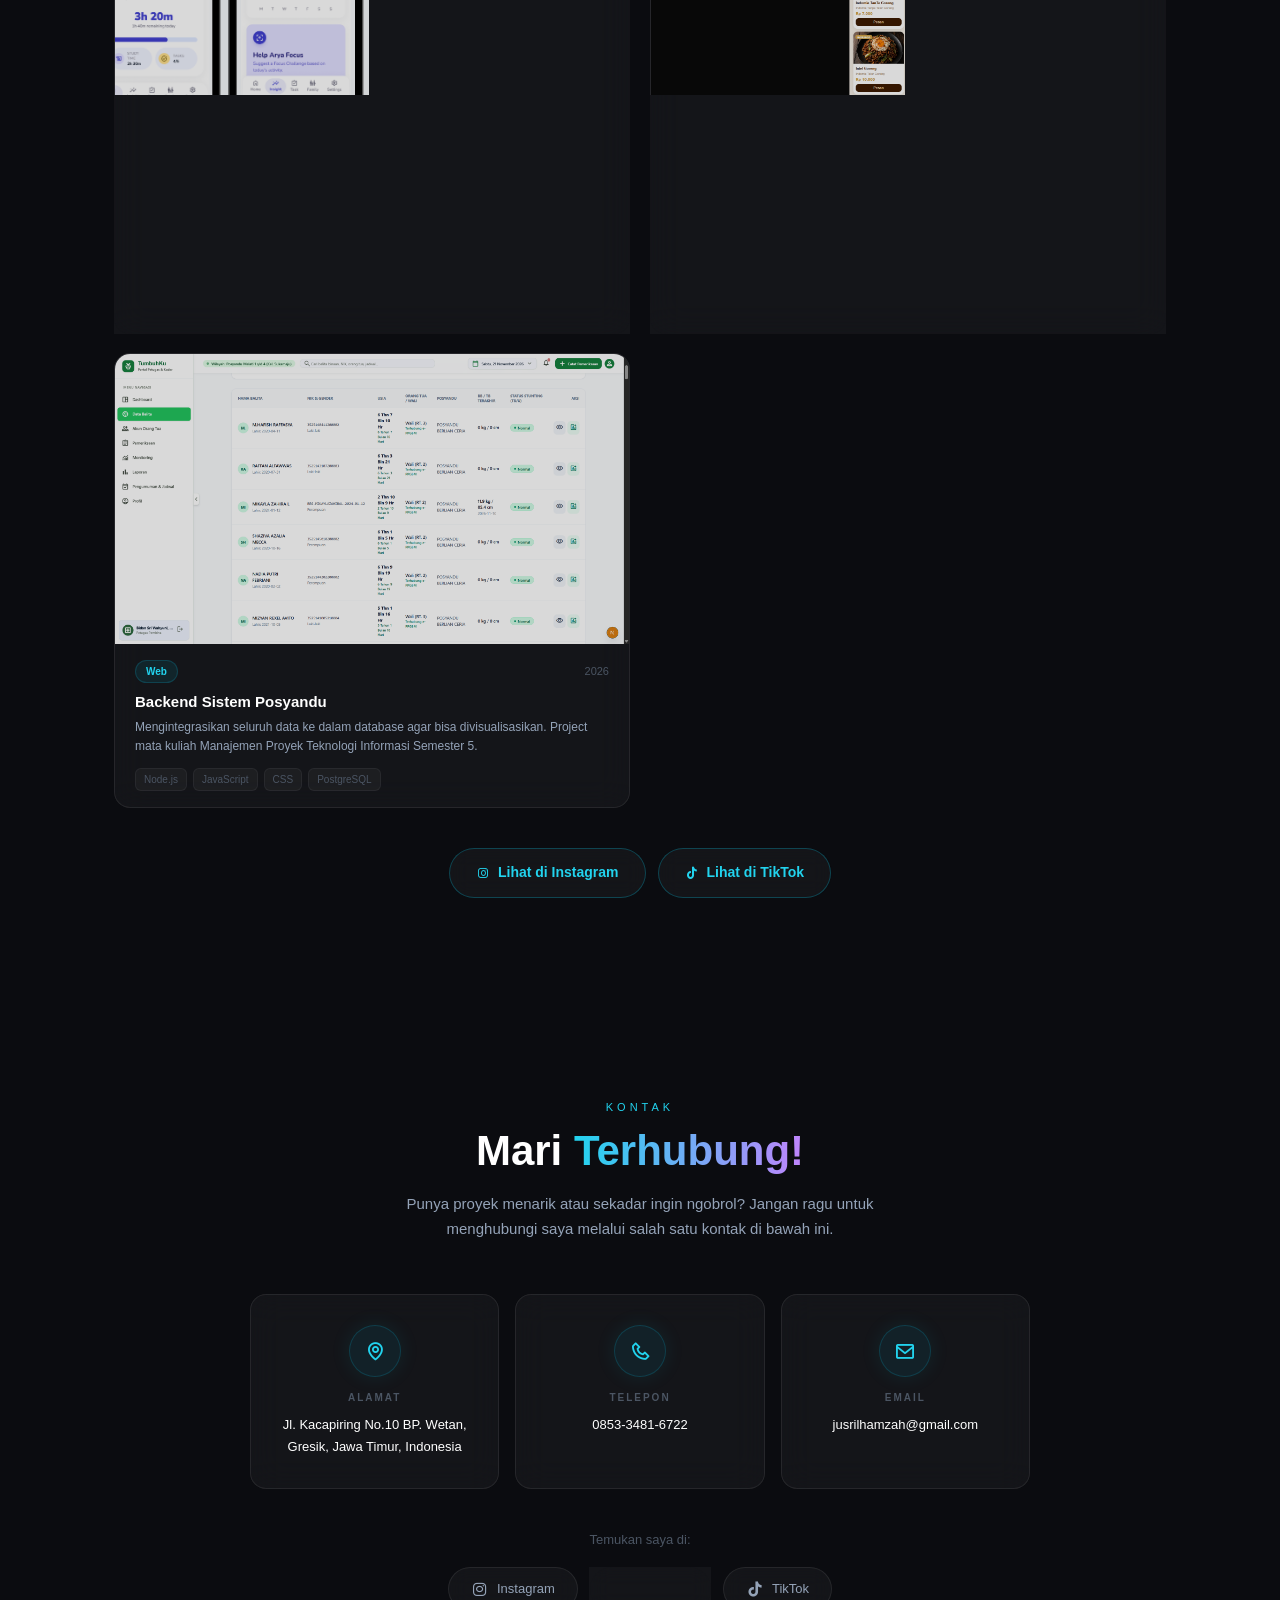
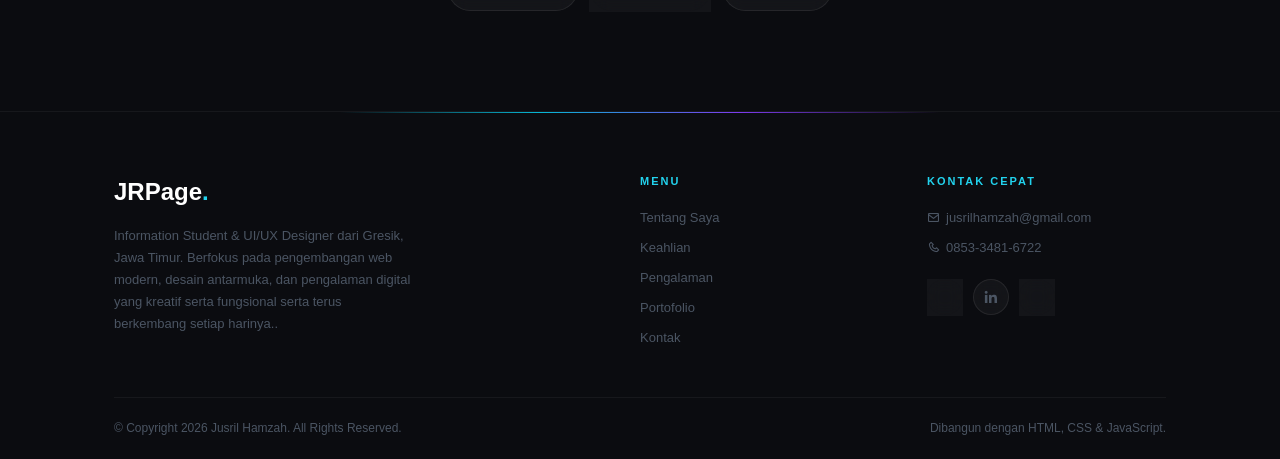
<file: portofolio-page.html>
<!DOCTYPE html>
<html lang="id">
<head>
  <meta charset="UTF-8" />
  <meta name="viewport" content="width=device-width, initial-scale=1.0" />
  <meta name="description" content="Portofolio CV - Jusril Hamzah | Information Student & UI/UX Designer" />
  <title>Jusril Hamzah — Information Student &amp; UI/UX Designer</title>

  <!-- Google Fonts -->
  <link rel="preconnect" href="https://fonts.googleapis.com" />
  <link rel="preconnect" href="https://fonts.gstatic.com" crossorigin />
  <link
    href="https://fonts.googleapis.com/css2?family=Syne:wght@400;600;700;800&family=DM+Sans:ital,wght@0,300;0,400;0,500;1,300&display=swap"
    rel="stylesheet"
  />

  <!-- Boxicons -->
  <link href="https://unpkg.com/boxicons@2.1.4/css/boxicons.min.css" rel="stylesheet" />
  
  <!-- Font Awesome -->
  <link rel="stylesheet"
    href="https://cdnjs.cloudflare.com/ajax/libs/font-awesome/6.5.1/css/all.min.css">

  <!-- CSS (akan diisi nanti) -->
  <link rel="stylesheet" href="portofolio-page.css" />
</head>

<body>

  <!-- ============================================================
       NAVBAR
  ============================================================ -->
  <header id="navbar">
    <nav class="nav-container">
      <a href="#hero" class="nav-logo">JRPage<span class="dot">.</span></a>

      <button class="nav-toggle" id="navToggle" aria-label="Buka menu navigasi" aria-expanded="false">
        <span class="hamburger-line"></span>
        <span class="hamburger-line"></span>
        <span class="hamburger-line"></span>
      </button>

      <ul class="nav-links" id="navLinks">
        <li><a href="#about"      class="nav-link">Tentang</a></li>
        <li><a href="#skills"     class="nav-link">Keahlian</a></li>
        <li><a href="#experience" class="nav-link">Perjalanan</a></li>
        <li><a href="#portfolio"  class="nav-link">Portofolio</a></li>
        <li><a href="#contact"    class="nav-link">Kontak</a></li>
        <li>
          <a href="Curiculum Vitae Jusril Hamzah (3022410049) (baru).pdf" class="nav-cta" download>
            <i class="bx bx-download"></i> Download CV
          </a>
        </li>
      </ul>
    </nav>
  </header>


  <main>

    <!-- ============================================================
         SECTION 1 — HERO
    ============================================================ -->
    <section id="hero" class="section-hero">
      <div class="hero-content">

        <div class="hero-text">
          <p class="hero-eyebrow">Halo, saya</p>
          <h1 class="hero-name">Jusril <br /><span class="highlight">Hamzah</span></h1>
          <p class="hero-tagline">Information Student</p>
          <p class="hero-description">
            Mahasiswa Sistem Informasi yang berfokus pada pengembangan web, desain antarmuka modern, 
            dan pengalaman pengguna yang intuitif untuk menciptakan 
            solusi digital yang fungsional serta berdampak nyata.
          </p>

          <div class="hero-actions">
            <a href="#portfolio" class="btn btn-primary">
              <i class="bx bx-grid-alt"></i> Lihat Portofolio
            </a>
            <a href="#contact" class="btn btn-secondary">
              <i class="bx bx-envelope"></i> Hubungi Saya
            </a>
          </div>

          <div class="hero-social">
            <a href="https://instagram.com/justreal_46" target="_blank" rel="noopener noreferrer" aria-label="Instagram">
              <i class="bx bxl-instagram"></i>
            </a>
            <a href="https://www.linkedin.com/in/Jusril Hamzah" target="_blank" rel="noopener noreferrer" aria-label="LinkedIn">
              <i class="bx bxl-linkedin"></i>
            </a>
            <a href="https://tiktok.com/@rilllontiktok" target="_blank" rel="noopener noreferrer" aria-label="TikTok">
              <i class="bx bxl-tiktok"></i>
            </a>
            <a href="mailto:jusrilhamzah@gmail.com" aria-label="Email">
              <i class="bx bx-envelope"></i>
            </a>
          </div>
        </div>

        <div class="hero-image-wrapper">
          <div class="hero-image-frame">
            <!-- Ganti src dengan foto asli kamu -->
            <img
              src="DSC09480.JPG"
              alt="Foto profil Jusril Hamzah"
              class="hero-photo"
              width="400"
              height="400"
            />
          </div>
          <div class="hero-badge">
            <span class="badge-dot"></span>
            <span>Jusril</span>
          </div>
        </div>

      </div>
    </section>


    <!-- ============================================================
         SECTION 2 — TENTANG SAYA
    ============================================================ -->
    <section id="about" class="section-about">
      <div class="container">

        <div class="section-header">
          <p class="section-label">Tentang</p>
          <h2 class="section-title">Sa<span class="highlight">ya</span></h2>
        </div>

        <div class="about-grid">

          <div class="about-text">
            <p class="about-lead">
              Saya adalah Mahasiswa Sistem Informasi dari Universitas Internasional
              Semen Indonesia yang sedang belajar dan mendalami UI/UX, bahasa
              pemrograman, JS, CSS, HTML, Python, dan Java.
            </p>
            <p>
              Dengan pengalaman lebih dari 2 tahun di dunia Sistem Informasi, saya
              telah mengerjakan berbagai proyek mulai dari struktur HTML sederhana
              hingga menjadi landing page yang sempurna. Saya percaya bahwa kode yang
              baik bukan hanya yang berjalan dengan benar, tetapi juga yang mudah
              dibaca dan dipelihara.
            </p>
            <p>
              Di luar coding, saya juga memiliki bakat dan minat mengedit video
              cinematic. Selain itu, hobi saya beraneka macam: bersepeda, memasak,
              dan bermain game. Tujuan karier saya adalah menjadi Full-Stack Engineer
              yang mampu memimpin tim kecil dalam membangun produk dari nol.
            </p>

            <div class="about-tags">
              <span class="tag">🎨 UI/UX Designer</span>
              <span class="tag">🎬 Video Editor</span>
              <span class="tag">🚴 Cyclist</span>
              <span class="tag">🎮 Gamer</span>
              <span class="tag">🍳 Cook</span>
            </div>
          </div>

          <div class="about-stats">
            <div class="stat-card">
              <span class="stat-number">2+</span>
              <span class="stat-label">Tahun Pengalaman</span>
            </div>
            <div class="stat-card">
              <span class="stat-number">5+</span>
              <span class="stat-label">Proyek Selesai</span>
            </div>
            <div class="stat-card">
              <span class="stat-number">3</span>
              <span class="stat-label">Organisasi</span>
            </div>
            <div class="stat-card">
              <span class="stat-number">1</span>
              <span class="stat-label">Penghargaan</span>
            </div>
          </div>

        </div>
      </div>
    </section>


    <!-- ============================================================
         SECTION 3 — KEAHLIAN
    ============================================================ -->
    <section id="skills" class="section-skills">
      <div class="container">

        <div class="section-header">
          <p class="section-label">Keahlian</p>
          <h2 class="section-title">Apa yang Saya <span class="highlight">Kuasai?</span></h2>
          <p class="section-subtitle">Ini adalah beberapa skill yang saya miliki dan terus saya kembangkan.</p>
        </div>

        <div class="skills-grid">

          <!-- Kolom 1: Skills dengan progress bar -->
          <div class="skills-column">
            <h3 class="skills-category">Skills Utama</h3>

            <div class="skill-item">
              <div class="skill-info">
                <span class="skill-name">UI Design</span>
                <span class="skill-percent">80%</span>
              </div>
              <div class="skill-bar">
                <div class="skill-bar-fill" data-width="85" role="progressbar" aria-valuenow="70" aria-valuemin="0" aria-valuemax="100"></div>
              </div>
            </div>

            <div class="skill-item">
              <div class="skill-info">
                <span class="skill-name">Video Editing</span>
                <span class="skill-percent">90%</span>
              </div>
              <div class="skill-bar">
                <div class="skill-bar-fill" data-width="90%" role="progressbar" aria-valuenow="90" aria-valuemin="0" aria-valuemax="100"></div>
              </div>
            </div>

            <div class="skill-item">
              <div class="skill-info">
                <span class="skill-name">Public Speaking</span>
                <span class="skill-percent">65%</span>
              </div>
              <div class="skill-bar">
                <div class="skill-bar-fill" data-width="65" role="progressbar" aria-valuenow="65" aria-valuemin="0" aria-valuemax="100"></div>
              </div>
            </div>

            <div class="skill-item">
              <div class="skill-info">
                <span class="skill-name">Microsoft Office</span>
                <span class="skill-percent">70%</span>
              </div>
              <div class="skill-bar">
                <div class="skill-bar-fill" data-width="70" role="progressbar" aria-valuenow="70" aria-valuemin="0" aria-valuemax="100"></div>
              </div>
            </div>

            <div class="skill-item">
              <div class="skill-info">
                <span class="skill-name">Comitee &amp; Kepanitiaan</span>
                <span class="skill-percent">50%</span>
              </div>
              <div class="skill-bar">
                <div class="skill-bar-fill" data-width="50" role="progressbar" aria-valuenow="50" aria-valuemin="0" aria-valuemax="100"></div>
              </div>
            </div>

          </div><!-- /skills-column -->

          <!-- Kolom 2: Tools & Bahasa Pemrograman -->
          <div class="skills-column">
            <h3 class="skills-category">Bahasa &amp; Tools</h3>

            <div class="tools-grid">
              <div class="tool-chip">
                <i class="bx bxl-html5"></i>
                <span>HTML</span>
              </div>
              <div class="tool-chip">
                <i class="bx bxl-css3"></i>
                <span>CSS</span>
              </div>
              <div class="tool-chip">
                <i class="bx bxl-javascript"></i>
                <span>JavaScript</span>
              </div>
              <div class="tool-chip">
                <i class="bx bxl-python"></i>
                <span>Python</span>
              </div>
              <div class="tool-chip">
                <i class="bx bxl-java"></i>
                <span>Java</span>
              </div>
              <div class="tool-chip">
                <i class="bx bx-palette"></i>
                <span>Canva</span>
              </div>
              <div class="tool-chip">
                <i class="bx bx-video"></i>
                <span>CapCut</span>
              </div>
              <div class="tool-chip">
                <i class="bx bxl-tiktok"></i>
                <span>TikTok</span>
              </div>
            </div>

            <h3 class="skills-category" style="margin-top: 2rem;">Soft Skills</h3>

            <div class="soft-skills-list">
              <div class="soft-skill">
                <i class="bx bx-check-circle"></i>
                <span>Komunikasi Efektif</span>
              </div>
              <div class="soft-skill">
                <i class="bx bx-check-circle"></i>
                <span>Kerja Tim &amp; Kolaborasi</span>
              </div>
              <div class="soft-skill">
                <i class="bx bx-check-circle"></i>
                <span>Kreativitas &amp; Inovasi</span>
              </div>
              <div class="soft-skill">
                <i class="bx bx-check-circle"></i>
                <span>Adaptif &amp; Cepat Belajar</span>
              </div>
              <div class="soft-skill">
                <i class="bx bx-check-circle"></i>
                <span>Manajemen Waktu</span>
              </div>
            </div>

          </div><!-- /skills-column -->

        </div><!-- /skills-grid -->

      </div>
    </section>


    <!-- ============================================================
         SECTION 4 — PENDIDIKAN & PENGALAMAN
    ============================================================ -->
    <section id="experience" class="section-experience">
      <div class="container">

        <div class="section-header">
          <p class="section-label">Perjalanan</p>
          <h2 class="section-title">Pendidikan &amp; <span class="highlight">Pengalaman</span></h2>
        </div>

        <!-- Tab switcher -->
        <div class="timeline-tabs" role="tablist">
          <button class="tab-btn active" role="tab" aria-selected="true"  aria-controls="tab-education" id="btn-education" data-tab="education">
            <i class="bx bx-book-open"></i> Pendidikan
          </button>
          <button class="tab-btn"        role="tab" aria-selected="false" aria-controls="tab-work"      id="btn-work"      data-tab="work">
            <i class="bx bx-briefcase"></i> Pengalaman
          </button>
        </div>

        <!-- ---- PENDIDIKAN ---- -->
        <div class="timeline" id="tab-education" role="tabpanel" aria-labelledby="btn-education">

          <div class="timeline-intro">
            <p>
              Pendidikan adalah proses pembelajaran yang bertujuan untuk mengembangkan
              pengetahuan, keterampilan, sikap, dan karakter seseorang agar mampu
              berpikir kritis, berperilaku baik, serta siap menghadapi kehidupan
              bermasyarakat maupun dunia kerja. Berikut merupakan latar belakang
              pendidikan yang telah membentuk keterampilan dan cara berpikir saya
              hingga saat ini.
            </p>
          </div>

          <div class="timeline-item">
            <div class="timeline-marker">
              <i class="bx bxs-graduation"></i>
            </div>
            <div class="timeline-card">
              <div class="timeline-meta">
                <span class="timeline-period">2024 — Sekarang</span>
                <span class="timeline-badge badge-edu">S1</span>
              </div>
              <h3 class="timeline-title">S1 Sistem Informasi</h3>
              <p class="timeline-place">Universitas Internasional Semen Indonesia — Gresik, Jawa Timur</p>
              <p class="timeline-desc">
                Mendalami bidang sistem informasi, pemrograman web, UI/UX design,
                serta manajemen proyek digital. Aktif berkontribusi dalam berbagai
                kegiatan kemahasiswaan dan kepanitiaan di lingkungan kampus.
              </p>
              <div class="timeline-tags">
                <span class="tag">Sistem Informasi</span>
                <span class="tag">UI/UX</span>
                <span class="tag">Web Dev</span>
              </div>
            </div>
          </div>

          <div class="timeline-item">
            <div class="timeline-marker">
              <i class="bx bxs-school"></i>
            </div>
            <div class="timeline-card">
              <div class="timeline-meta">
                <span class="timeline-period">2021 — 2024</span>
                <span class="timeline-badge badge-edu">SMA</span>
              </div>
              <h3 class="timeline-title">Matematika &amp; IPA</h3>
              <p class="timeline-place">SMA Negeri 1 Gresik — Gresik, Jawa Timur</p>
              <p class="timeline-desc">
                Menempuh jurusan MIPA dengan fokus pada matematika dan ilmu pengetahuan alam.
                Mengembangkan fondasi berpikir logis dan analitis yang menjadi dasar
                karier di bidang teknologi.
              </p>
              <div class="timeline-tags">
                <span class="tag">MIPA</span>
                <span class="tag">Matematika</span>
                <span class="tag">Ilmu Pengetahuan Alam</span>
              </div>
            </div>
          </div>

        </div><!-- /tab-education -->

        <!-- ---- PENGALAMAN ---- -->
        <div class="timeline hidden" id="tab-work" role="tabpanel" aria-labelledby="btn-work">

          <div class="timeline-intro">
            <p>
              Berikut adalah beberapa pengalaman dan peran yang telah saya jalani,
              yang mencerminkan komitmen, keterampilan, dan semangat saya di bidang ini.
            </p>
          </div>

          <!-- WORK -->
          <div class="timeline-group-label">💼 Pengalaman</div>

          <div class="timeline-item">
            <div class="timeline-marker">
              <i class="bx bxl-tiktok"></i>
            </div>
            <div class="timeline-card">
              <div class="timeline-meta">
                <span class="timeline-period">2021 — Sekarang</span>
                <span class="timeline-badge badge-work">Content Creator</span>
              </div>
              <h3 class="timeline-title">Content Creator — Rill (@rilllontiktok)</h3>
              <p class="timeline-place">TikTok · Creator</p>
              <p class="timeline-desc">
                <strong>2020 – 2025:</strong> Aktif membuat konten tentang Game Mobile
                Legend Bang Bang, mulai dari gameplay, kolaborasi, meraih rank tinggi,
                hingga mendapat lencana hero tingkat kabupaten.<br /><br />
                <strong>2025 – Sekarang:</strong> Beralih ke konten Game NFS Heat,
                fokus membuat video cinematic — baik secara individu maupun berkolaborasi
                dengan teman-teman kreator lain.
              </p>
              <div class="timeline-tags">
                <span class="tag">TikTok</span>
                <span class="tag">Video Editing</span>
                <span class="tag">Cinematic</span>
                <span class="tag">Gaming</span>
              </div>
            </div>
          </div>

          <!-- ORGANIZATION -->
          <div class="timeline-group-label">🏛️ Organisasi</div>

          <div class="timeline-item">
            <div class="timeline-marker">
              <i class="bx bxs-bar-chart-alt-2"></i>
            </div>
            <div class="timeline-card">
              <div class="timeline-meta">
                <span class="timeline-period">2024 — 2025</span>
                <span class="timeline-badge badge-org">Staff Magang</span>
              </div>
              <h3 class="timeline-title">Staff Magang Divisi Multimedia</h3>
              <p class="timeline-place">Galeri Investasi BEI — UISI, Gresik, Jawa Timur</p>
              <p class="timeline-desc">
                Aktif membuat desain feed konten dan mengunggahnya ke Instagram resmi GIBEI.
                Mendokumentasikan setiap acara dan kegiatan di Galeri Investasi Bursa
                Efek Indonesia cabang UISI dalam bentuk foto.
              </p>
              <div class="timeline-tags">
                <span class="tag">Desain Grafis</span>
                <span class="tag">Instagram</span>
                <span class="tag">Dokumentasi</span>
              </div>
            </div>
          </div>

          <!-- COMMITTEE -->
          <div class="timeline-group-label">📋 Kepanitiaan</div>

          <div class="timeline-item">
            <div class="timeline-marker">
              <i class="bx bxs-wrench"></i>
            </div>
            <div class="timeline-card">
              <div class="timeline-meta">
                <span class="timeline-period">2025</span>
                <span class="timeline-badge badge-org">Panitia</span>
              </div>
              <h3 class="timeline-title">Divisi Perlengkapan — Vision Beyond Sistem Informasi 2025</h3>
              <p class="timeline-place">UISI, Gresik, Jawa Timur</p>
              <p class="timeline-desc">
                Bertugas sebagai operator acara, menyusun, menata, dan merapikan
                barang serta alat sebagai persiapan pelaksanaan Vision Beyond
                Sistem Informasi 2025.
              </p>
              <div class="timeline-tags">
                <span class="tag">Event Organizer</span>
                <span class="tag">Operator</span>
              </div>
            </div>
          </div>

          <div class="timeline-item">
            <div class="timeline-marker">
              <i class="bx bxs-user-voice"></i>
            </div>
            <div class="timeline-card">
              <div class="timeline-meta">
                <span class="timeline-period">2025 — 2026</span>
                <span class="timeline-badge badge-org">Mentor</span>
              </div>
              <h3 class="timeline-title">Mentor — Panitia Mentoring LDK</h3>
              <p class="timeline-place">UISI, Gresik, Jawa Timur</p>
              <p class="timeline-desc">
                Menjadi mentor / pembimbing bagi mentee kelompok 31 dalam program
                Latihan Dasar Kepemimpinan (LDK). Membimbing, mendampingi, dan
                memotivasi anggota kelompok selama program berlangsung.
              </p>
              <div class="timeline-tags">
                <span class="tag">Mentoring</span>
                <span class="tag">Leadership</span>
                <span class="tag">LDK</span>
              </div>
              <a href="jusril hamzah.png" target="_blank" rel="noopener noreferrer" class="cert-link">
                <i class="bx bx-certification"></i> Lihat Sertifikat
              </a>
            </div>
          </div>

        </div><!-- /tab-work -->

      </div>
    </section>


    <!-- ============================================================
         SECTION 5 — PORTOFOLIO
    ============================================================ -->
    <section id="portfolio" class="section-portfolio">
      <div class="container">

        <div class="section-header">
          <p class="section-label">Portofolio</p>
          <h2 class="section-title">Karya yang Pernah Saya <span class="highlight">Buat</span></h2>
          <p class="section-subtitle">Kumpulan hasil karya dan proyek yang telah saya kerjakan.</p>
        </div>

        <!-- Filter Buttons -->
        <div class="portfolio-filters" role="group" aria-label="Filter proyek">
          <button class="filter-btn active" data-filter="all">Semua</button>
          <button class="filter-btn" data-filter="ui">UI Design</button>
          <button class="filter-btn" data-filter="video">Video</button>
          <button class="filter-btn" data-filter="web">Web</button>
        </div>

        <!-- Project Cards -->
        <div class="portfolio-grid">

          <!-- Card 1 -->
          <article class="project-card" data-category="ui">
            <div class="project-image-wrapper">
              <!-- Ganti dengan gambar karya kamu sendiri -->
              <img
                src="Screenshot 2026-05-24 125329.png"
                alt="Karya UI Design 1"
                class="project-image"
                loading="lazy"
                width="600"
                height="400"
              />
              <div class="project-overlay">
                <div class="project-overlay-content">
                  <a href="https://drive.google.com/file/d/1PxQpjwnbUaHXAqiUqPU-5rQ1Shl0pJ6E/view?usp=sharing" class="project-link-btn" target="_blank" rel="noopener noreferrer">
                    <i class="bx-bar-chart-alt-2"></i> Lihat di Power BI
                  </a>
                </div>
              </div>
            </div>
            <div class="project-info">
              <div class="project-meta">
                <span class="project-category-tag">Power BI</span>
                <span class="project-year">2025</span>
              </div>
              <h3 class="project-title">UI Design Power BI</h3>
              <p class="project-desc">
                Membuat desain UI untuk dashboard Power BI yang digunakan dalam project UTS Visualisasi Analisis Data
                pada Semester 3. Desain ini mencakup tata letak, pemilihan warna, dan elemen visual untuk menyajikan data secara efektif dan menarik.
              </p>
              <div class="project-stack">
                <span class="stack-tag">Figma</span>
                <span class="stack-tag">UI/UX</span>
              </div>
            </div>
          </article>

          <!-- Card 2 -->
          <article class="project-card" data-category="video">
            <div class="project-image-wrapper">
              <img
                src="ssheat.jpg"
                alt="Thumbnail video cinematic NFS Heat"
                class="project-image"
                loading="lazy"
                width="600"
                height="400"
              />
              <div class="project-overlay">
                <div class="project-overlay-content">
                  <a href="https://www.tiktok.com/@rilllontiktok/video/7622236638348922130?is_from_webapp=1&sender_device=pc&web_id=7499519658102375944" class="project-link-btn" target="_blank" rel="noopener noreferrer">
                    <i class="bx bxl-tiktok"></i> TikTok
                  </a>
                </div>
              </div>
            </div>
            <div class="project-info">
              <div class="project-meta">
                <span class="project-category-tag">Video</span>
                <span class="project-year">2025</span>
              </div>
              <h3 class="project-title">Video Cinematic — Video Game</h3>
              <p class="project-desc">
                Konten video cinematic game Need for Speed Heat yang dibuat secara
                individu maupun kolaborasi. Fokus pada sinematografi dalam game
                dan teknik editing yang memukau.
              </p>
              <div class="project-stack">
                <span class="stack-tag">Video Editing</span>
                <span class="stack-tag">Cinematic</span>
                <span class="stack-tag">NFS Heat</span>
              </div>
            </div>
          </article>

          <!-- Card 3 -->
          <article class="project-card" data-category="web">
            <div class="project-image-wrapper">
              <img
                src="Screenshot 2026-05-24 133308.png"
                alt="Proyek web landing page"
                class="project-image"
                loading="lazy"
                width="600"
                height="400"
              />
              <div class="project-overlay">
                <div class="project-overlay-content">
                  <a href="https://github.com/PW-2526/praktikum-4-jusrilhamzah/tree/137697892a19275b7f9b60cf3577d6f68024648c/Aktivitas%204%20Praktikum%204" class="project-link-btn" target="_blank" rel="noopener noreferrer">
                    <i class="bx bxl-github"></i> GitHub
                  </a>
                </div>
              </div>
            </div>
            <div class="project-info">
              <div class="project-meta">
                <span class="project-category-tag">Web</span>
                <span class="project-year">2024</span>
              </div>
              <h3 class="project-title">Task Manager — Pemrograman Web</h3>
              <p class="project-desc">
                Proyek Task Manager yang dibangun dengan HTML, CSS, dan JavaScript.
                Disini saya membuat project berupa Task Manager tentang Daftar tugas kuliah
                yang bisa menambahkan, mengedit, dan menghapus tugas. 
                Proyek ini merupakan bagian dari pembelajaran pemrograman web di semester 4. 
              </p>
              <div class="project-stack">
                <span class="stack-tag">HTML</span>
                <span class="stack-tag">CSS</span>
                <span class="stack-tag">JavaScript</span>
              </div>
            </div>
          </article>

          <!-- Card 4 — Desain feed GIBEI -->
          <article class="project-card" data-category="ui">
            <div class="project-image-wrapper">
              <img
                src="new feed gibei.jpg"
                alt="Desain feed Instagram GIBEI UISI"
                class="project-image"
                loading="lazy"
                width="600"
                height="400"
              />
              <div class="project-overlay">
                <div class="project-overlay-content">
                  <a href="https://www.instagram.com/p/DJCDVdTy_U4/?utm_source=ig_web_copy_link&igsh=MzRlODBiNWFlZA==" class="project-link-btn" target="_blank" rel="noopener noreferrer">
                    <i class="bx bxl-instagram"></i> Instagram GIBEI
                  </a>
                </div>
              </div>
            </div>
            <div class="project-info">
              <div class="project-meta">
                <span class="project-category-tag">UI Design</span>
                <span class="project-year">2024–2025</span>
              </div>
              <h3 class="project-title">Desain Konten Feed — GIBEI UISI</h3>
              <p class="project-desc">
                Pembuatan desain feed konten Instagram untuk Galeri Investasi Bursa
                Efek Indonesia di UISI. Mencakup desain poster acara, infografis
                investasi, dan dokumentasi kegiatan.
              </p>
              <div class="project-stack">
                <span class="stack-tag">Desain Grafis</span>
                <span class="stack-tag">Instagram</span>
                <span class="stack-tag">Konten Kreatif</span>
              </div>
            </div>
          </article>
          
                    <!-- Card 5 — UI/UX Aplikasi ZenKid -->
                    <article class="project-card" data-category="ui">
                      <div class="project-image-wrapper">
                        <!-- Ganti src dengan screenshot desain Figma ZenKid -->
                        <img
                          src="Screenshot 2026-11-21 100503.png"
                          alt="Desain UI/UX aplikasi ZenKid"
                          class="project-image"
                          loading="lazy"
                          width="600"
                          height="400"
                        />
                        <div class="project-overlay">
                          <div class="project-overlay-content">
                            <!-- Ganti href dengan link Figma kamu -->
                            <a href="https://www.figma.com/proto/qBHWOqLP74EAGhxLAoURLU/ZenKid-UI--BETA-?node-id=514-1641&t=dTAMlwerwmcV3m3M-1&starting-point-node-id=139%3A2" class="project-link-btn" target="_blank" rel="noopener noreferrer">
                              <i class="bx bxl-figma"></i> Lihat di Figma
                            </a>
                          </div>
                        </div>
                      </div>
                      <div class="project-info">
                        <div class="project-meta">
                          <span class="project-category-tag">UI Design</span>
                          <span class="project-year">2026</span>
                        </div>
                        <h3 class="project-title">UI/UX Aplikasi ZenKid</h3>
                        <p class="project-desc">
                          Merancang UI/UX aplikasi ZenKid sebagai Project UAS mata kuliah Desain Pengalaman
                          Pengguna di Semester 4. Prosesnya mencakup perancangan alur pengguna, wireframe,
                          hingga desain visual dan prototipe interaktif yang dibuat sepenuhnya di Figma.
                        </p>
                        <div class="project-stack">
                          <span class="stack-tag">Figma</span>
                          <span class="stack-tag">UI/UX</span>
                          <span class="stack-tag">Prototyping</span>
                        </div>
                      </div>
                    </article>
          
                    <!-- Card 6 — Web Sistem Pemesanan Pesenno -->
                    <article class="project-card" data-category="web">
                      <div class="project-image-wrapper">
                        <!-- Ganti src dengan screenshot Pesenno -->
                        <img
                          src="Screenshot (1260).png"
                          alt="Website sistem pemesanan makanan Pesenno"
                          class="project-image"
                          loading="lazy"
                          width="600"
                          height="400"
                        />
                        <div class="project-overlay">
                          <div class="project-overlay-content">
                            <!-- Ganti href dengan link GitHub / demo -->
                            <a href="https://pesenno.web.id/" class="project-link-btn" target="_blank" rel="noopener noreferrer">
                              <i class="bx bxl-github"></i> GitHub
                            </a>
                          </div>
                        </div>
                      </div>
                      <div class="project-info">
                        <div class="project-meta">
                          <span class="project-category-tag">Web</span>
                          <span class="project-year">2026</span>
                        </div>
                        <h3 class="project-title">Sistem Pemesanan — Pesenno</h3>
                        <p class="project-desc">
                          Membangun website sistem pemesanan makanan dengan menjalani tahap Planning, Execution,
                          Monitoring &amp; Controlling, hingga Evaluation. Tujuannya agar pelanggan bisa memesan
                          menu langsung dari gadget tanpa harus memesan ke kasir. Project UAS mata kuliah
                          Pemrograman Web Semester 4.
                        </p>
                        <div class="project-stack">
                          <span class="stack-tag">Node.js</span>
                          <span class="stack-tag">JavaScript</span>
                          <span class="stack-tag">CSS</span>
                          <span class="stack-tag">PostgreSQL</span>
                        </div>
                      </div>
                    </article>
          
                    <!-- Card 7 — Backend Sistem Posyandu -->
                    <article class="project-card" data-category="web">
                      <div class="project-image-wrapper">
                        <!-- Ganti src dengan screenshot (mis. struktur database / dashboard) -->
                        <img
                          src="Screenshot (1262).png"
                          alt="Backend dan database sistem Posyandu"
                          class="project-image"
                          loading="lazy"
                          width="600"
                          height="400"
                        />
                        <div class="project-overlay">
                          <div class="project-overlay-content">
                            <!-- Ganti href dengan link GitHub -->
                            <a href="LINK_GITHUB_POSYANDU" class="project-link-btn" target="_blank" rel="noopener noreferrer">
                              <i class="bx bxl-github"></i> GitHub
                            </a>
                          </div>
                        </div>
                      </div>
                      <div class="project-info">
                        <div class="project-meta">
                          <span class="project-category-tag">Web</span>
                          <span class="project-year">2026</span>
                        </div>
                        <h3 class="project-title">Backend Sistem Posyandu</h3>
                        <p class="project-desc">
                          Mengintegrasikan seluruh data ke dalam database agar bisa divisualisasikan.
                          Project mata kuliah Manajemen Proyek Teknologi Informasi Semester 5.
                        </p>
                        <div class="project-stack">
                          <span class="stack-tag">Node.js</span>
                          <span class="stack-tag">JavaScript</span>
                          <span class="stack-tag">CSS</span>
                          <span class="stack-tag">PostgreSQL</span>
                        </div>
                      </div>
                    </article>

        </div><!-- /portfolio-grid -->
        <div class="portfolio-more">
          <a href="https://instagram.com/justreal_46" target="_blank" rel="noopener noreferrer" class="btn btn-outline">
            <i class="bx bxl-instagram"></i> Lihat di Instagram
          </a>
          <a href="https://tiktok.com/@rilllontiktok" target="_blank" rel="noopener noreferrer" class="btn btn-outline">
            <i class="bx bxl-tiktok"></i> Lihat di TikTok
          </a>
        </div>

      </div>
    </section>


    <!-- ============================================================
         SECTION 6 — KONTAK
    ============================================================ -->
    <section id="contact" class="section-contact">
      <div class="container">

        <div class="section-header">
          <p class="section-label">Kontak</p>
          <h2 class="section-title">Mari <span class="highlight">Terhubung!</span></h2>
          <p class="section-subtitle">
            Punya proyek menarik atau sekadar ingin ngobrol? Jangan ragu untuk
            menghubungi saya melalui salah satu kontak di bawah ini.
          </p>
        </div>

        <div class="contact-cards">

          <div class="contact-card">
            <div class="contact-icon">
              <i class="bx bx-map"></i>
            </div>
            <span class="contact-label">Alamat</span>
            <span class="contact-value">Jl. Kacapiring No.10 BP. Wetan, Gresik, Jawa Timur, Indonesia</span>
          </div>

          <div class="contact-card">
            <div class="contact-icon">
              <i class="bx bx-phone"></i>
            </div>
            <span class="contact-label">Telepon</span>
            <a href="tel:123456789" class="contact-value">0853-3481-6722</a>
          </div>

          <div class="contact-card">
            <div class="contact-icon">
              <i class="bx bx-envelope"></i>
            </div>
            <span class="contact-label">Email</span>
            <a href="mailto:jusrilhamzah@gmail.com" class="contact-value">jusrilhamzah@gmail.com</a>
          </div>

        </div><!-- /contact-cards -->

        <div class="contact-social-center">
          <p class="contact-social-title">Temukan saya di:</p>
          <div class="social-links">
            <a href="https://instagram.com/justreal_46" target="_blank" rel="noopener noreferrer" class="social-link" aria-label="Instagram">
              <i class="bx bxl-instagram"></i>
              <span>Instagram</span>
            </a>
            <a href="https://www.linkedin.com/in/jusril-hamzah" target="_blank" rel="noopener noreferrer" class="social-link" aria-label="LinkedIn">
              <i class="bx bxl-linkedin"></i>
              <span>LinkedIn</span>
            </a>
            <a href="https://tiktok.com/@rilllontiktok" target="_blank" rel="noopener noreferrer" class="social-link" aria-label="TikTok">
              <i class="bx bxl-tiktok"></i>
              <span>TikTok</span>
            </a>
          </div>
        </div>

      </div>
    </section>

  </main>


  <!-- ============================================================
       FOOTER
  ============================================================ -->
  <footer id="footer">
    <div class="container">

      <div class="footer-grid">

        <div class="footer-brand">
          <a href="#hero" class="footer-logo">JRPage<span class="dot">.</span></a>
          <p class="footer-tagline">
            Information Student &amp; UI/UX Designer dari Gresik, Jawa Timur. 
            Berfokus pada pengembangan web modern, desain antarmuka, dan 
            pengalaman digital yang kreatif serta fungsional
            serta terus berkembang setiap harinya..
          </p>
        </div>

        <nav class="footer-nav" aria-label="Navigasi footer">
          <h4 class="footer-nav-title">Menu</h4>
          <ul>
            <li><a href="#about">Tentang Saya</a></li>
            <li><a href="#skills">Keahlian</a></li>
            <li><a href="#experience">Pengalaman</a></li>
            <li><a href="#portfolio">Portofolio</a></li>
            <li><a href="#contact">Kontak</a></li>
          </ul>
        </nav>

        <div class="footer-contact-quick">
          <h4 class="footer-nav-title">Kontak Cepat</h4>
          <ul>
            <li>
              <a href="mailto:jusrilhamzah@gmail.com">
                <i class="bx bx-envelope"></i> jusrilhamzah@gmail.com
              </a>
            </li>
            <li>
              <a href="tel:085334816722">
                <i class="bx bx-phone"></i> 0853-3481-6722
              </a>
            </li>
          </ul>

          <div class="footer-social">
            <a href="https://instagram.com/justreal_46" target="_blank" rel="noopener noreferrer" aria-label="Instagram">
              <i class="bx bxl-instagram"></i>
            </a>
            <a href="https://www.linkedin.com/in/jusril-hamzah" target="_blank" rel="noopener noreferrer" aria-label="LinkedIn">
              <i class="bx bxl-linkedin"></i>
            </a>
            <a href="https://tiktok.com/@rilllontiktok" target="_blank" rel="noopener noreferrer" aria-label="TikTok">
              <i class="bx bxl-tiktok"></i>
            </a>
          </div>
        </div>

      </div><!-- /footer-grid -->

      <div class="footer-bottom">
        <p class="footer-copy">
          &copy; Copyright <span id="currentYear">2025</span> Jusril Hamzah. All Rights Reserved.
        </p>
        <p class="footer-built">
          Dibangun dengan HTML, CSS &amp; JavaScript.
        </p>
      </div>

    </div>
  </footer>


  <!-- TOMBOL BACK TO TOP -->
  <button class="back-to-top" id="backToTop" aria-label="Kembali ke atas" title="Kembali ke atas">
    <i class="bx bx-chevron-up"></i>
  </button>

  <!-- JS (akan diisi nanti) -->
  <script src="portofolio-page.js"></script>

</body>
</html>
</file>
<file: portofolio-page.css>
/* ================================================================
   PORTOFOLIO CV — JUSRIL HAMZAH
   style.css — Nexaverse Dark Theme (Cyan + Purple Glow)
================================================================ */

/* ── RESET & BASE ── */
*, *::before, *::after {
  box-sizing: border-box;
  margin: 0;
  padding: 0;
}

html {
  scroll-behavior: smooth;
  font-size: 16px;
  overflow-x: hidden;
}

body {
  overflow-x: hidden;
  width: 100%;
}

body {
  font-family: 'Montserrat', sans-serif;
  background-color: #0b0c10;
  color: #e8eaf0;
  line-height: 1.7;
  overflow-x: hidden;
  isolation: isolate;
}

img { max-width: 100%; display: block; }
a   { text-decoration: none; color: inherit; }
ul  { list-style: none; }
button { cursor: pointer; font-family: inherit; }

/* ── CSS VARIABLES ── */
:root {
  /* Cyan accent (seperti "Experiences" di referensi) */
  --cyan-400:  #22d3ee;
  --cyan-500:  #06b6d4;
  --cyan-600:  #0891b2;
  --cyan-glow: rgba(6, 182, 212, 0.25);

  /* Purple accent */
  --purple-500: #7c3aed;
  --purple-400: #a78bfa;
  --purple-300: #c084fc;
  --purple-glow: rgba(124, 58, 237, 0.3);

  /* Pink accent */
  --pink-500: #ec4899;
  --pink-glow: rgba(236, 72, 153, 0.25);

  /* Backgrounds — dark seperti referensi */
  --bg-base:      #0b0c10;
  --bg-surface:   #0b0c10;
  --bg-card:      rgba(255, 255, 255, 0.04);
  --bg-card-hover: rgba(255, 255, 255, 0.07);

  /* Text */
  --text-primary:   #ffffff;
  --text-secondary: #94a3b8;
  --text-muted:     #4b5563;

  /* Borders */
  --border-card:   rgba(255, 255, 255, 0.08);
  --border-glow:   rgba(6, 182, 212, 0.3);
  --border-subtle: rgba(255, 255, 255, 0.05);

  --green-400: #4ade80;
  --radius-sm:   6px;
  --radius-md:   10px;
  --radius-lg:   16px;
  --radius-xl:   24px;
  --radius-full: 9999px;

  --transition: 0.3s cubic-bezier(0.4, 0, 0.2, 1);
  --shadow-cyan:   0 4px 30px rgba(6, 182, 212, 0.2);
  --shadow-card:   0 8px 32px rgba(0, 0, 0, 0.5);
  --shadow-purple: 0 4px 30px rgba(124, 58, 237, 0.2);
}

/* ── SCROLLBAR ── */
::-webkit-scrollbar { width: 5px; }
::-webkit-scrollbar-track { background: var(--bg-base); }
::-webkit-scrollbar-thumb {
  background: linear-gradient(var(--cyan-500), var(--purple-500));
  border-radius: 3px;
}

/* ── TYPOGRAPHY ── */
h1, h2, h3, h4 { font-family: 'Montserrat', sans-serif; font-weight: 700; }

/* ── HIGHLIGHT (teks berwarna seperti "Experiences") ── */
.highlight {
  background: linear-gradient(90deg, var(--cyan-400), var(--purple-300));
  -webkit-background-clip: text;
  -webkit-text-fill-color: transparent;
  background-clip: text;
}

/* ── UTILITY ── */
.container {
  max-width: 1100px;
  margin: 0 auto;
  padding: 0 24px;
}

.dot { color: var(--cyan-400); }
.hidden { display: none !important; }

/* ── BUTTONS ── */
.btn {
  display: inline-flex;
  align-items: center;
  gap: 8px;
  padding: 12px 26px;
  border-radius: var(--radius-full);
  font-size: 14px;
  font-weight: 600;
  font-family: 'Montserrat', sans-serif;
  border: none;
  transition: var(--transition);
  white-space: nowrap;
  position: relative;
  overflow: hidden;
}

.btn-primary {
  background: transparent;
  color: var(--cyan-400);
  border: 1.5px solid var(--cyan-500);
  box-shadow: 0 0 20px var(--cyan-glow), inset 0 0 20px rgba(6,182,212,0.05);
}
.btn-primary:hover {
  background: rgba(6, 182, 212, 0.12);
  box-shadow: 0 0 35px var(--cyan-glow), 0 0 60px rgba(6,182,212,0.1);
  transform: translateY(-2px);
}

.btn-secondary {
  background: transparent;
  color: var(--text-secondary);
  border: 1.5px solid var(--border-card);
}
.btn-secondary:hover {
  border-color: rgba(255,255,255,0.2);
  color: var(--text-primary);
  transform: translateY(-2px);
}

.btn-outline {
  background: var(--bg-card);
  color: var(--cyan-400);
  border: 1px solid var(--border-glow);
  backdrop-filter: blur(10px);
}
.btn-outline:hover {
  background: rgba(6,182,212,0.1);
  transform: translateY(-2px);
}

.btn-full { width: 100%; justify-content: center; }

/* ── TAG ── */
.tag {
  display: inline-block;
  background: rgba(255,255,255,0.05);
  color: var(--cyan-400);
  border: 1px solid rgba(6,182,212,0.25);
  padding: 4px 12px;
  border-radius: var(--radius-full);
  font-size: 12px;
}

/* ── SECTION HEADER ── */
.section-header {
  margin-bottom: 52px;
  text-align: center;
}
.section-label {
  font-size: 11px;
  color: var(--cyan-400);
  letter-spacing: 4px;
  text-transform: uppercase;
  margin-bottom: 10px;
}
.section-title {
  font-size: clamp(28px, 4vw, 42px);
  color: var(--text-primary);
  line-height: 1.2;
}
.section-subtitle {
  font-size: 15px;
  color: var(--text-secondary);
  margin-top: 14px;
  max-width: 560px;
  margin-left: auto;
  margin-right: auto;
  line-height: 1.7;
}

/* ================================================================
   GLOBAL SECTION BACKGROUNDS — glow radial seperti referensi
================================================================ */
section {
  position: relative;
}

/* ── GLOBAL GLOW — dipasang di body agar tidak terpotong antar section ── */
body::before {
  content: '';
  position: fixed;
  top: 0;
  left: -200px;
  width: 700px;
  height: 700px;
  background: radial-gradient(circle, rgba(6,182,212,0.09) 0%, transparent 60%);
  pointer-events: none;
  z-index: 0;
}
body::after {
  content: '';
  position: fixed;
  bottom: -100px;
  right: -150px;
  width: 650px;
  height: 650px;
  background: radial-gradient(circle, rgba(124,58,237,0.13) 0%, rgba(236,72,153,0.06) 50%, transparent 70%);
  pointer-events: none;
  z-index: 0;
}

/* ================================================================
   NAVBAR
================================================================ */
#navbar {
  position: fixed;
  top: 0;
  left: 0;
  right: 0;
  z-index: 1000;
  background: rgba(11, 12, 16, 0.7);
  backdrop-filter: blur(24px);
  -webkit-backdrop-filter: blur(24px);
  border-bottom: 1px solid var(--border-subtle);
  transition: var(--transition);
}
#navbar.scrolled {
  background: rgba(11, 12, 16, 0.95);
  border-bottom-color: rgba(6,182,212,0.15);
  box-shadow: 0 4px 30px rgba(0,0,0,0.5);
}

.nav-container {
  max-width: 1100px;
  margin: 0 auto;
  padding: 0 24px;
  height: 64px;
  display: flex;
  align-items: center;
  justify-content: space-between;
}

.nav-logo {
  font-family: 'Montserrat', sans-serif;
  font-size: 22px;
  font-weight: 800;
  color: var(--text-primary);
  letter-spacing: 1px;
}

.nav-links {
  display: flex;
  align-items: center;
  gap: 4px;
}

.nav-link {
  padding: 7px 14px;
  font-size: 14px;
  color: var(--text-secondary);
  border-radius: var(--radius-full);
  transition: var(--transition);
}
.nav-link:hover, .nav-link.active {
  color: var(--text-primary);
  background: rgba(255,255,255,0.06);
}

.nav-cta {
  display: flex;
  align-items: center;
  gap: 6px;
  padding: 8px 18px;
  background: transparent;
  border: 1.5px solid var(--cyan-500);
  color: var(--cyan-400);
  border-radius: var(--radius-full);
  font-size: 13px;
  font-weight: 600;
  transition: var(--transition);
  margin-left: 10px;
  box-shadow: 0 0 15px var(--cyan-glow);
}
.nav-cta:hover {
  background: rgba(6,182,212,0.12);
  box-shadow: 0 0 25px var(--cyan-glow);
  transform: translateY(-1px);
}

.nav-toggle {
  display: none;
  flex-direction: column;
  justify-content: center;
  gap: 5px;
  width: 36px;
  height: 36px;
  background: transparent;
  border: none;
  padding: 4px;
}
.hamburger-line {
  display: block;
  width: 22px;
  height: 2px;
  background: var(--text-primary);
  border-radius: 2px;
  transition: var(--transition);
}
.nav-toggle.open .hamburger-line:nth-child(1) { transform: translateY(7px) rotate(45deg); }
.nav-toggle.open .hamburger-line:nth-child(2) { opacity: 0; }
.nav-toggle.open .hamburger-line:nth-child(3) { transform: translateY(-7px) rotate(-45deg); }

/* ================================================================
   HERO
================================================================ */
.section-hero {
  min-height: 100vh;
  display: flex;
  flex-direction: column;
  justify-content: center;
  background: var(--bg-base);
  padding-top: 80px;
}

.hero-content {
  max-width: 1200px;
  margin: 0 auto;
  padding: 40px 24px;
  display: flex;
  align-items: center;
  justify-content: center;
  gap: 80px;
  flex-wrap: wrap;
  flex: 1;
  position: relative;
  z-index: 1;
}

.hero-text { max-width: 580px; }

.hero-eyebrow {
  font-size: 11px;
  color: var(--cyan-400);
  letter-spacing: 4px;
  text-transform: uppercase;
  margin-bottom: 14px;
  display: flex;
  align-items: center;
  gap: 10px;
}
.hero-eyebrow::before {
  content: '';
  display: inline-block;
  width: 32px;
  height: 1.5px;
  background: linear-gradient(90deg, var(--cyan-500), transparent);
}

/* Nama putih, "Hamzah" gradient cyan-ungu */
.hero-name {
  font-size: clamp(44px, 6vw, 72px);
  font-weight: 800;
  line-height: 1.05;
  margin-bottom: 16px;
  color: #ffffff;
}
.hero-name .highlight {
  background: linear-gradient(90deg, var(--cyan-400), var(--purple-300));
  -webkit-background-clip: text;
  -webkit-text-fill-color: transparent;
  background-clip: text;
}

.hero-tagline {
  display: inline-block;
  font-size: 14px;
  font-weight: 500;
  color: var(--cyan-400);
  background: rgba(6, 182, 212, 0.08);
  border: 1px solid rgba(6, 182, 212, 0.25);
  padding: 6px 16px;
  border-radius: var(--radius-full);
  margin-bottom: 20px;
  box-shadow: 0 0 20px rgba(6,182,212,0.1);
}
.hero-tagline .separator { margin: 0 4px; color: var(--purple-300); }

.hero-description {
  font-size: 15px;
  color: var(--text-secondary);
  line-height: 1.8;
  margin-bottom: 32px;
  max-width: 480px;
}

.hero-actions {
  display: flex;
  gap: 14px;
  margin-bottom: 36px;
  flex-wrap: wrap;
}

.hero-social {
  display: flex;
  align-items: center;
  gap: 10px;
}
.hero-social a {
  width: 40px;
  height: 40px;
  border-radius: 50%;
  border: 1px solid var(--border-card);
  background: var(--bg-card);
  display: flex;
  align-items: center;
  justify-content: center;
  font-size: 18px;
  color: var(--text-muted);
  transition: var(--transition);
  backdrop-filter: blur(10px);
}
.hero-social a:hover {
  border-color: var(--cyan-500);
  color: var(--cyan-400);
  background: rgba(6,182,212,0.1);
  transform: translateY(-3px);
  box-shadow: 0 4px 15px var(--cyan-glow);
}

/* Hero image */
.hero-image-wrapper {
  position: relative;
  flex-shrink: 0;
  padding: 20px;
}

.hero-image-frame {
  width: clamp(220px, 28vw, 340px);
  height: clamp(220px, 28vw, 340px);
  border-radius: 50%;
  overflow: hidden;
  border: 2px solid rgba(6,182,212,0.3);
  background: var(--bg-surface);
  position: relative;
  box-shadow:
    0 0 0 8px rgba(6,182,212,0.05),
    0 0 60px rgba(6,182,212,0.15),
    0 0 100px rgba(124,58,237,0.1),
    var(--shadow-card);
}

.hero-photo { width: 100%; height: 100%; object-fit: cover; }

.hero-badge {
  position: absolute;
  bottom: 10px;
  left: 50%;
  transform: translateX(-50%);
  background: rgba(11,12,16,0.9);
  border: 1px solid rgba(74,222,128,0.4);
  padding: 6px 14px;
  border-radius: var(--radius-full);
  font-size: 11px;
  font-weight: 600;
  color: var(--green-400);
  white-space: nowrap;
  display: flex;
  align-items: center;
  gap: 6px;
  backdrop-filter: blur(12px);
  box-shadow: 0 0 15px rgba(74,222,128,0.15);
}
.badge-dot {
  width: 7px;
  height: 7px;
  border-radius: 50%;
  background: var(--green-400);
  animation: pulse 2s infinite;
}
@keyframes pulse {
  0%, 100% { opacity: 1; transform: scale(1); }
  50%       { opacity: 0.5; transform: scale(0.8); }
}

/* Scroll indicator */


/* ================================================================
   ABOUT
================================================================ */
.section-about {
  padding: 100px 0;
  background: var(--bg-surface);
}

.about-grid {
  display: grid;
  grid-template-columns: 1fr 260px;
  gap: 64px;
  align-items: start;
  position: relative;
  z-index: 1;
}

.about-lead {
  font-size: 18px;
  color: #e2e8f0;
  font-weight: 500;
  margin-bottom: 16px;
  line-height: 1.65;
}
.about-text p {
  font-size: 15px;
  color: var(--text-secondary);
  line-height: 1.8;
  margin-bottom: 14px;
}
.about-tags { display: flex; flex-wrap: wrap; gap: 8px; margin-top: 20px; }

/* Stat cards — glass card style seperti referensi */
.about-stats {
  display: grid;
  grid-template-columns: 1fr 1fr;
  gap: 12px;
}

.stat-card {
  background: var(--bg-card);
  border: 1px solid var(--border-card);
  border-radius: var(--radius-lg);
  padding: 22px 16px;
  text-align: center;
  backdrop-filter: blur(16px);
  transition: var(--transition);
  position: relative;
  overflow: hidden;
}
.stat-card::before {
  content: '';
  position: absolute;
  top: 0;
  left: 0;
  right: 0;
  height: 1px;
  background: linear-gradient(90deg, transparent, var(--cyan-500), transparent);
  opacity: 0;
  transition: opacity 0.3s;
}
.stat-card:hover {
  border-color: rgba(6,182,212,0.25);
  background: var(--bg-card-hover);
  transform: translateY(-4px);
  box-shadow: 0 8px 32px rgba(6,182,212,0.1);
}
.stat-card:hover::before { opacity: 1; }

.stat-number {
  display: block;
  font-family: 'Montserrat', sans-serif;
  font-size: 32px;
  font-weight: 800;
  background: linear-gradient(90deg, var(--cyan-400), var(--purple-300));
  -webkit-background-clip: text;
  -webkit-text-fill-color: transparent;
  background-clip: text;
  line-height: 1;
  margin-bottom: 6px;
}
.stat-label {
  display: block;
  font-size: 10px;
  color: var(--text-muted);
  text-transform: uppercase;
  letter-spacing: 1.5px;
}

/* ================================================================
   SKILLS
================================================================ */
.section-skills {
  padding: 100px 0;
  background: var(--bg-base);
}

.skills-grid {
  display: grid;
  grid-template-columns: 1fr 1fr;
  gap: 60px;
  position: relative;
  z-index: 1;
}

.skills-category {
  font-size: 11px;
  color: var(--cyan-400);
  letter-spacing: 3px;
  text-transform: uppercase;
  margin-bottom: 24px;
  padding-bottom: 10px;
  border-bottom: 1px solid rgba(6,182,212,0.15);
}

.skill-item { margin-bottom: 20px; }
.skill-info {
  display: flex;
  justify-content: space-between;
  margin-bottom: 8px;
}
.skill-name  { font-size: 14px; color: var(--text-primary); }
.skill-percent { font-size: 13px; font-weight: 600; color: var(--cyan-400); }

.skill-bar {
  height: 5px;
  background: rgba(255,255,255,0.06);
  border-radius: var(--radius-full);
  overflow: hidden;
}
.skill-bar-fill {
  height: 100%;
  border-radius: var(--radius-full);
  background: linear-gradient(90deg, var(--cyan-500), var(--purple-400));
  width: 0;
  transition: width 1.2s cubic-bezier(0.4, 0, 0.2, 1);
  box-shadow: 0 0 10px var(--cyan-glow);
}

.tools-grid { display: flex; flex-wrap: wrap; gap: 8px; margin-bottom: 32px; }

.tool-chip {
  display: flex;
  align-items: center;
  gap: 6px;
  background: var(--bg-card);
  border: 1px solid var(--border-card);
  color: var(--text-secondary);
  padding: 7px 14px;
  border-radius: var(--radius-md);
  font-size: 13px;
  backdrop-filter: blur(10px);
  transition: var(--transition);
}
.tool-chip:hover {
  border-color: rgba(6,182,212,0.3);
  color: var(--cyan-400);
  background: rgba(6,182,212,0.07);
  transform: translateY(-2px);
}
.tool-chip i { font-size: 16px; color: var(--cyan-400); }

.tool-logo{
  width: 20px;
  height: 20px;
  object-fit: contain;
  display: block;
}

.soft-skills-list { display: flex; flex-direction: column; gap: 10px; }
.soft-skill {
  display: flex;
  align-items: center;
  gap: 10px;
  font-size: 14px;
  color: var(--text-secondary);
}
.soft-skill i { font-size: 18px; color: var(--cyan-400); flex-shrink: 0; }

/* ================================================================
   EXPERIENCE / EDUCATION
================================================================ */
.section-experience {
  padding: 100px 0;
  background: var(--bg-surface);
}

.timeline-tabs {
  display: flex;
  gap: 10px;
  margin-bottom: 40px;
  justify-content: center;
}
.tab-btn {
  display: flex;
  align-items: center;
  gap: 8px;
  padding: 10px 26px;
  background: var(--bg-card);
  border: 1px solid var(--border-card);
  color: var(--text-muted);
  border-radius: var(--radius-full);
  font-size: 14px;
  font-weight: 500;
  font-family: 'Montserrat', sans-serif;
  backdrop-filter: blur(10px);
  transition: var(--transition);
}
.tab-btn:hover { border-color: rgba(6,182,212,0.3); color: var(--text-secondary); }
.tab-btn.active {
  background: transparent;
  border: 1.5px solid var(--cyan-500);
  color: var(--cyan-400);
  box-shadow: 0 0 20px var(--cyan-glow);
}

.timeline-intro {
  max-width: 680px;
  margin: 0 auto 36px;
  text-align: center;
}
.timeline-intro p {
  font-size: 14px;
  color: var(--text-muted);
  line-height: 1.7;
}

.timeline {
  position: relative;
  max-width: 760px;
  margin: 0 auto;
  padding-left: 32px;
  z-index: 1;
}
.timeline::before {
  content: '';
  position: absolute;
  left: 0;
  top: 8px;
  bottom: 8px;
  width: 1px;
  background: linear-gradient(to bottom, var(--cyan-500), rgba(124,58,237,0.3), transparent);
}

.timeline-group-label {
  font-size: 11px;
  letter-spacing: 2px;
  text-transform: uppercase;
  color: var(--cyan-400);
  margin: 28px 0 16px;
  padding-left: 4px;
  font-weight: 600;
}

.timeline-item { position: relative; margin-bottom: 20px; }

.timeline-marker {
  position: absolute;
  left: -44px;
  top: 14px;
  width: 26px;
  height: 26px;
  border-radius: 50%;
  background: var(--bg-base);
  border: 1.5px solid var(--cyan-500);
  display: flex;
  align-items: center;
  justify-content: center;
  font-size: 12px;
  color: var(--cyan-400);
  box-shadow: 0 0 12px var(--cyan-glow);
  z-index: 1;
  transition: var(--transition);
}
.timeline-item:hover .timeline-marker {
  background: rgba(6,182,212,0.15);
  box-shadow: 0 0 20px var(--cyan-glow);
}

/* CARD style — glass card seperti referensi */
.timeline-card {
  background: rgba(18, 18, 30, 0.82);
  border: 1px solid var(--border-card);
  border-radius: var(--radius-lg);
  padding: 20px 24px;
  /* backdrop-filter: blur(16px); */
  transition: var(--transition);
  position: relative;
  overflow: hidden;
  box-shadow:
  0 8px 24px rgba(0,0,0,0.35),
  0 0 20px rgba(6,182,212,0.05);
}
.timeline-card::before {
  content: '';
  position: absolute;
  top: 0; left: 0; right: 0;
  height: 1px;
  background: linear-gradient(90deg, transparent, rgba(6,182,212,0.5), transparent);
  opacity: 0;
  transition: opacity 0.3s;
}
.timeline-item:hover .timeline-card {
  background: rgba(24, 24, 40, 0.92);

  border-color: rgba(6,182,212,0.25);

  transform: translateY(-4px);

  box-shadow:
    0 12px 32px rgba(0,0,0,0.45),
    0 0 25px rgba(6,182,212,0.08);
}
.timeline-item:hover .timeline-card::before { opacity: 1; }

.timeline-meta {
  display: flex;
  align-items: center;
  gap: 10px;
  margin-bottom: 8px;
}
.timeline-period { font-size: 11px; color: var(--text-muted); }
.timeline-badge {
  font-size: 10px;
  padding: 2px 10px;
  border-radius: var(--radius-full);
  font-weight: 600;
}
.badge-edu  { background: rgba(6,182,212,0.12); color: var(--cyan-400); border: 1px solid rgba(6,182,212,0.25); }
.badge-work { background: rgba(74,222,128,0.12); color: #4ade80;        border: 1px solid rgba(74,222,128,0.25); }
.badge-org  { background: rgba(167,139,250,0.12); color: var(--purple-400); border: 1px solid rgba(167,139,250,0.25); }
.badge-cert { background: rgba(251,191,36,0.12);  color: #fbbf24;        border: 1px solid rgba(251,191,36,0.25); }

.timeline-title  { font-size: 15px; font-weight: 700; color: var(--text-primary); margin-bottom: 4px; }
.timeline-place  { font-size: 12px; color: var(--cyan-400); margin-bottom: 10px; }
.timeline-desc   { font-size: 13px; color: var(--text-secondary); line-height: 1.7; margin-bottom: 12px; }
.timeline-tags   { display: flex; flex-wrap: wrap; gap: 6px; }
.timeline-tags .tag { font-size: 11px; padding: 3px 10px; }
/* Tombol Lihat Sertifikat */
.cert-link {
  display: inline-flex;
  align-items: center;
  gap: 6px;
  margin-top: 12px;
  font-size: 12px;
  font-weight: 600;
  color: var(--cyan-400);
  border: 1px solid rgba(6, 182, 212, 0.3);
  background: rgba(6, 182, 212, 0.06);
  padding: 6px 14px;
  border-radius: var(--radius-full);
  transition: var(--transition);
}
.cert-link:hover {
  background: rgba(6, 182, 212, 0.15);
  border-color: var(--cyan-500);
  transform: translateY(-2px);
  box-shadow: 0 4px 15px rgba(6, 182, 212, 0.15);
}
.cert-link i { font-size: 16px; }

/* ================================================================
   PORTFOLIO
================================================================ */
.section-portfolio {
  padding: 100px 0;
  background: var(--bg-base);
}

.portfolio-filters {
  display: flex;
  gap: 8px;
  justify-content: center;
  flex-wrap: wrap;
  margin-bottom: 40px;
}
.filter-btn {
  padding: 8px 20px;
  background: var(--bg-card);
  border: 1px solid var(--border-card);
  color: var(--text-muted);
  border-radius: var(--radius-full);
  font-size: 13px;
  font-family: 'Montserrat', sans-serif;
  backdrop-filter: blur(10px);
  transition: var(--transition);
}
.filter-btn:hover { border-color: rgba(6,182,212,0.3); color: var(--text-secondary); }
.filter-btn.active {
  background: transparent;
  border: 1.5px solid var(--cyan-500);
  color: var(--cyan-400);
  box-shadow: 0 0 15px var(--cyan-glow);
}

.portfolio-grid {
  display: grid;
  grid-template-columns: repeat(2, 1fr);
  gap: 20px;
  position: relative;
  z-index: 1;
}

/* PROJECT CARD — glass card style */
.project-card {
  background: var(--bg-card);
  border: 1px solid var(--border-card);
  border-radius: var(--radius-lg);
  overflow: hidden;
  backdrop-filter: blur(16px);
  transition: var(--transition);
  position: relative;
}
.project-card::after {
  content: '';
  position: absolute;
  top: 0; left: 0; right: 0;
  height: 1px;
  background: linear-gradient(90deg, transparent, rgba(6,182,212,0.6), transparent);
  opacity: 0;
  transition: opacity 0.3s;
  z-index: 2;
}
.project-card:hover {
  border-color: rgba(6,182,212,0.25);
  transform: translateY(-6px);
  box-shadow: 0 20px 60px rgba(0,0,0,0.4), 0 0 30px rgba(6,182,212,0.08);
}
.project-card:hover::after { opacity: 1; }

.project-image-wrapper {
  position: relative;
  overflow: hidden;
  aspect-ratio: 16 / 9;
}
.project-image {
  width: 100%;
  height: 100%;
  object-fit: cover;
  transition: transform 0.5s ease;
  filter: brightness(0.85);
}
.project-card:hover .project-image { transform: scale(1.05); filter: brightness(1); }

.project-overlay {
  position: absolute;
  inset: 0;
  background: rgba(11,12,16,0.88);
  display: flex;
  align-items: center;
  justify-content: center;
  opacity: 0;
  transition: opacity 0.3s ease;
  backdrop-filter: blur(4px);
}
.project-card:hover .project-overlay { opacity: 1; }

.project-overlay-content { display: flex; gap: 12px; flex-wrap: wrap; justify-content: center; }

.project-link-btn {
  display: flex;
  align-items: center;
  gap: 6px;
  background: transparent;
  color: var(--cyan-400);
  border: 1.5px solid var(--cyan-500);
  padding: 8px 18px;
  border-radius: var(--radius-full);
  font-size: 12px;
  font-weight: 600;
  transition: var(--transition);
  box-shadow: 0 0 15px var(--cyan-glow);
}
.project-link-btn:hover {
  background: rgba(6,182,212,0.15);
  box-shadow: 0 0 25px var(--cyan-glow);
}
.project-link-btn i { font-size: 15px; }

.project-info { padding: 16px 20px; }
.project-meta {
  display: flex;
  align-items: center;
  justify-content: space-between;
  margin-bottom: 8px;
}
.project-category-tag {
  font-size: 10px;
  background: rgba(6,182,212,0.1);
  color: var(--cyan-400);
  border: 1px solid rgba(6,182,212,0.2);
  padding: 2px 10px;
  border-radius: var(--radius-full);
  font-weight: 600;
}
.project-year     { font-size: 11px; color: var(--text-muted); }
.project-title    { font-size: 15px; font-weight: 700; color: var(--text-primary); margin-bottom: 6px; line-height: 1.4; }
.project-desc     { font-size: 12px; color: var(--text-secondary); line-height: 1.6; margin-bottom: 12px; }
.project-stack    { display: flex; flex-wrap: wrap; gap: 6px; }
.stack-tag {
  font-size: 10px;
  background: rgba(255,255,255,0.04);
  color: var(--text-muted);
  border: 1px solid var(--border-subtle);
  padding: 2px 8px;
  border-radius: var(--radius-sm);
}

.portfolio-note {
  text-align: center;
  margin: 20px 0 8px;
  font-size: 12px;
  color: var(--text-muted);
}
.portfolio-more {
  display: flex;
  gap: 12px;
  justify-content: center;
  margin-top: 40px;
}

/* ================================================================
   CONTACT
================================================================ */
.section-contact {
  padding: 100px 0;
  background: var(--bg-surface);
}

.contact-cards {
  display: grid;
  grid-template-columns: repeat(3, 1fr);
  gap: 16px;
  max-width: 780px;
  margin: 0 auto 40px;
  position: relative;
  z-index: 1;
}

.contact-card {
  background: var(--bg-card);
  border: 1px solid var(--border-card);
  border-radius: var(--radius-lg);
  padding: 30px 20px;
  text-align: center;
  display: flex;
  flex-direction: column;
  align-items: center;
  gap: 8px;
  backdrop-filter: blur(16px);
  transition: var(--transition);
  position: relative;
  overflow: hidden;
}
.contact-card::before {
  content: '';
  position: absolute;
  top: 0; left: 0; right: 0;
  height: 1px;
  background: linear-gradient(90deg, transparent, var(--cyan-500), transparent);
  opacity: 0;
  transition: opacity 0.3s;
}
.contact-card:hover {
  border-color: rgba(6,182,212,0.25);
  background: var(--bg-card-hover);
  transform: translateY(-5px);
  box-shadow: 0 12px 40px rgba(6,182,212,0.08);
}
.contact-card:hover::before { opacity: 1; }

.contact-icon {
  width: 52px;
  height: 52px;
  border-radius: 50%;
  background: rgba(6,182,212,0.08);
  border: 1px solid rgba(6,182,212,0.2);
  display: flex;
  align-items: center;
  justify-content: center;
  font-size: 22px;
  color: var(--cyan-400);
  margin-bottom: 4px;
  box-shadow: 0 0 20px rgba(6,182,212,0.1);
}

.contact-label {
  font-size: 10px;
  text-transform: uppercase;
  letter-spacing: 2px;
  color: var(--text-muted);
  font-weight: 600;
}
.contact-value {
  font-size: 13px;
  color: var(--text-primary);
  font-weight: 500;
  transition: color 0.2s;
}
.contact-value:hover { color: var(--cyan-400); }

.contact-social-center { text-align: center; position: relative; z-index: 1; }
.contact-social-title {
  font-size: 13px;
  color: var(--text-muted);
  margin-bottom: 16px;
}
.social-links {
  display: flex;
  gap: 12px;
  justify-content: center;
  flex-wrap: wrap;
}
.social-link {
  display: flex;
  align-items: center;
  gap: 8px;
  background: var(--bg-card);
  border: 1px solid var(--border-card);
  color: var(--text-secondary);
  padding: 10px 22px;
  border-radius: var(--radius-full);
  font-size: 13px;
  font-weight: 500;
  backdrop-filter: blur(10px);
  transition: var(--transition);
}
.social-link:hover {
  border-color: rgba(6,182,212,0.35);
  color: var(--cyan-400);
  background: rgba(6,182,212,0.07);
  transform: translateY(-3px);
  box-shadow: 0 4px 20px rgba(6,182,212,0.1);
}
.social-link i { font-size: 18px; }

/* ================================================================
   FOOTER
================================================================ */
#footer {
  background: #0b0c10;
  padding: 60px 0 0;
  border-top: 1px solid var(--border-subtle);
  position: relative;
}
#footer::before {
  content: '';
  position: absolute;
  top: 0; left: 50%;
  transform: translateX(-50%);
  width: 600px;
  height: 1px;
  background: linear-gradient(90deg, transparent, var(--cyan-500), var(--purple-500), transparent);
}

.footer-grid {
  display: grid;
  grid-template-columns: 2fr 1fr 1fr;
  gap: 48px;
  margin-bottom: 48px;
}

.footer-logo {
  font-family: 'Montserrat', sans-serif;
  font-size: 24px;
  font-weight: 800;
  color: var(--text-primary);
  display: inline-block;
  margin-bottom: 12px;
}
.footer-tagline {
  font-size: 13px;
  color: var(--text-muted);
  line-height: 1.7;
  max-width: 300px;
}

.footer-nav-title {
  font-family: 'Montserrat', sans-serif;
  font-size: 11px;
  color: var(--cyan-400);
  text-transform: uppercase;
  letter-spacing: 2px;
  font-weight: 600;
  margin-bottom: 16px;
}
.footer-nav ul { display: flex; flex-direction: column; gap: 8px; }
.footer-nav a,
.footer-contact-quick a {
  font-size: 13px;
  color: var(--text-muted);
  transition: color 0.2s;
  display: flex;
  align-items: center;
  gap: 6px;
}
.footer-nav a:hover,
.footer-contact-quick a:hover { color: var(--cyan-400); }

.footer-contact-quick ul { display: flex; flex-direction: column; gap: 8px; margin-bottom: 20px; }

.footer-social { display: flex; gap: 10px; }
.footer-social a {
  width: 36px;
  height: 36px;
  border-radius: 50%;
  border: 1px solid var(--border-card);
  background: var(--bg-card);
  display: flex;
  align-items: center;
  justify-content: center;
  font-size: 16px;
  color: var(--text-muted);
  backdrop-filter: blur(10px);
  transition: var(--transition);
}
.footer-social a:hover {
  border-color: rgba(6,182,212,0.3);
  color: var(--cyan-400);
  background: rgba(6,182,212,0.08);
  transform: translateY(-2px);
}

.footer-bottom {
  border-top: 1px solid var(--border-subtle);
  padding: 20px 0;
  display: flex;
  justify-content: space-between;
  align-items: center;
  flex-wrap: wrap;
  gap: 8px;
}
.footer-copy, .footer-built { font-size: 12px; color: var(--text-muted); }

/* ================================================================
   BACK TO TOP
================================================================ */
.back-to-top {
  position: fixed;
  bottom: 28px;
  right: 28px;
  width: 44px;
  height: 44px;
  border-radius: 50%;
  background: transparent;
  border: 1.5px solid var(--cyan-500);
  color: var(--cyan-400);
  font-size: 20px;
  display: flex;
  align-items: center;
  justify-content: center;
  box-shadow: 0 0 20px var(--cyan-glow);
  opacity: 0;
  pointer-events: none;
  transform: translateY(10px);
  transition: var(--transition);
  z-index: 999;
  backdrop-filter: blur(10px);
}
.back-to-top.visible {
  opacity: 1;
  pointer-events: all;
  transform: translateY(0);
}
.back-to-top:hover {
  background: rgba(6,182,212,0.12);
  box-shadow: 0 0 30px var(--cyan-glow);
  transform: translateY(-3px);
}

/* ================================================================
   RESPONSIVE — TABLET  (≤ 900px)
================================================================ */
@media (max-width: 900px) {

  /* Hero */
  .hero-content {
    flex-direction: column-reverse;
    text-align: center;
    padding-top: 24px;
    gap: 32px;
  }
  .hero-eyebrow        { justify-content: center; }
  .hero-eyebrow::before { display: none; }
  .hero-actions        { justify-content: center; }
  .hero-social         { justify-content: center; }
  .hero-description    { margin-left: auto; margin-right: auto; }
  .hero-image-frame    { width: 220px; height: 220px; }
  .hero-tagline        { font-size: 13px; }

  /* About */
  .about-grid  { grid-template-columns: 1fr; gap: 32px; }
  .about-stats { grid-template-columns: repeat(4, 1fr); }

  /* Skills */
  .skills-grid { grid-template-columns: 1fr; gap: 40px; }

  /* Timeline */
  .timeline-tabs { flex-wrap: wrap; justify-content: center; }

  /* Portfolio */
  .portfolio-grid   { grid-template-columns: 1fr; }
  .portfolio-filters { gap: 6px; }

  /* Contact */
  .contact-cards { grid-template-columns: repeat(3, 1fr); }

  /* Footer */
  .footer-grid  { grid-template-columns: 1fr 1fr; gap: 32px; }
  .footer-brand { grid-column: 1 / -1; }
}

/* ================================================================
   RESPONSIVE — MOBILE  (≤ 600px)
================================================================ */
@media (max-width: 600px) {

  /* Sections padding */
  .section-hero,
  .section-about,
  .section-skills,
  .section-experience,
  .section-portfolio,
  .section-contact { padding: 64px 0; }

  /* ---- NAVBAR ---- */
  .nav-toggle { display: flex; }
  .nav-links {
    position: fixed;
    top: 64px;
    left: 0;
    right: 0;
  
    display: flex;
    flex-direction: column;
    padding: 12px;
    gap: 4px;
  
    background: rgba(11,12,16,0.97);
    border-bottom: 1px solid var(--border-subtle);
    backdrop-filter: blur(20px);
    z-index: 999;
  
    /* Animasi */
    opacity: 0;
    visibility: hidden;
    transform: translateY(-20px);
  
    transition:
      opacity 0.35s ease,
      transform 0.35s ease,
      visibility 0.35s ease;
  }
  
  /* Saat menu dibuka */
  .nav-links.open { opacity: 1; visibility: visible; transform: translateY(0);}
  .nav-link        { padding: 12px 16px; border-radius: var(--radius-md); }
  .nav-cta         { margin: 8px 0 4px; justify-content: center; }

  /* ---- HERO ---- */
  .hero-image-frame { width: 160px; height: 160px; }
  .hero-name        { font-size: 36px; }
  .hero-tagline     { font-size: 12px; padding: 5px 13px; }
  .hero-description { font-size: 14px; }
  .hero-actions     { flex-direction: column; align-items: center; gap: 10px; }
  .btn              { width: 100%; max-width: 260px; justify-content: center; }
  .scroll-indicator { display: none; }

  /* ---- ABOUT ---- */
  .about-lead  { font-size: 15px; }
  .about-stats { grid-template-columns: 1fr 1fr; gap: 10px; }
  .stat-number { font-size: 26px; }

  /* ---- SKILLS ---- */
  .skills-category { font-size: 10px; }
  .tool-chip       { font-size: 12px; padding: 6px 11px; }

  /* ---- TIMELINE ---- */
  .timeline        { padding-left: 22px; }
  .timeline-marker { left: -33px; width: 22px; height: 22px; font-size: 10px; }
  .timeline-card   { padding: 16px; }
  .timeline-title  { font-size: 14px; }
  .timeline-tabs   { gap: 8px; }
  .tab-btn         { padding: 8px 16px; font-size: 13px; }

  /* ---- PORTFOLIO ---- */
  .portfolio-grid   { grid-template-columns: 1fr; gap: 16px; }
  .portfolio-filters { gap: 6px; }
  .filter-btn       { font-size: 12px; padding: 6px 14px; }
  .project-title    { font-size: 14px; }
  .portfolio-more   { flex-direction: column; align-items: center; }

  /* ---- CONTACT ---- */
  .contact-cards      { grid-template-columns: 1fr; max-width: 100%; gap: 12px; }
  .contact-card       { padding: 22px 16px; flex-direction: row; text-align: left; gap: 14px; align-items: center; }
  .contact-icon       { flex-shrink: 0; width: 44px; height: 44px; margin-bottom: 0; }
  .social-links       { gap: 8px; }
  .social-link        { padding: 9px 16px; font-size: 12px; }

  /* ---- SECTION HEADERS ---- */
  .section-title    { font-size: 26px; }
  .section-subtitle { font-size: 13px; }
  .section-label    { font-size: 10px; }

  /* ---- FOOTER ---- */
  .footer-grid    { grid-template-columns: 1fr; gap: 28px; }
  .footer-bottom  { flex-direction: column; text-align: center; gap: 6px; }
  .footer-tagline { max-width: 100%; }

  /* ---- BACK TO TOP ---- */
  .back-to-top { bottom: 18px; right: 18px; width: 40px; height: 40px; font-size: 18px; }
}

/* ================================================================
   RESPONSIVE — SMALL MOBILE  (≤ 380px)
================================================================ */
@media (max-width: 380px) {
  .hero-name    { font-size: 30px; }
  .hero-tagline { font-size: 11px; }
  .stat-number  { font-size: 22px; }
  .about-tags   { gap: 6px; }
  .tag          { font-size: 11px; padding: 3px 9px; }
  .tab-btn      { font-size: 12px; padding: 7px 13px; }
  .section-title { font-size: 22px; }
}

/* ================================================================
   TYPING CURSOR
================================================================ */
.typing-cursor {
  display: inline;
  color: var(--cyan-400);
  font-weight: 300;
  font-size: inherit;
  line-height: inherit;
}
.typing-cursor::after {
  content: '|';
  animation: blink 0.8s step-end infinite;
}
@keyframes blink {
  0%, 100% { opacity: 1; }
  50%       { opacity: 0; }
}

/* ================================================================
   ANIMATIONS
================================================================ */
@keyframes fadeInUp {
  from { opacity: 0; transform: translateY(30px); }
  to   { opacity: 1; transform: translateY(0); }
}
.fade-in-up            { opacity: 0; animation: fadeInUp 0.7s ease forwards; }
.fade-in-up.delay-1    { animation-delay: 0.1s; }
.fade-in-up.delay-2    { animation-delay: 0.25s; }
.fade-in-up.delay-3    { animation-delay: 0.4s; }
.fade-in-up.delay-4    { animation-delay: 0.55s; }

/* Reveal on scroll */
.reveal {
  opacity: 0;
  transform: translateY(40px);
  transition: opacity 0.7s ease, transform 0.7s ease;
}
.reveal.visible {
  opacity: 1;
  transform: translateY(0);
}
</file>
